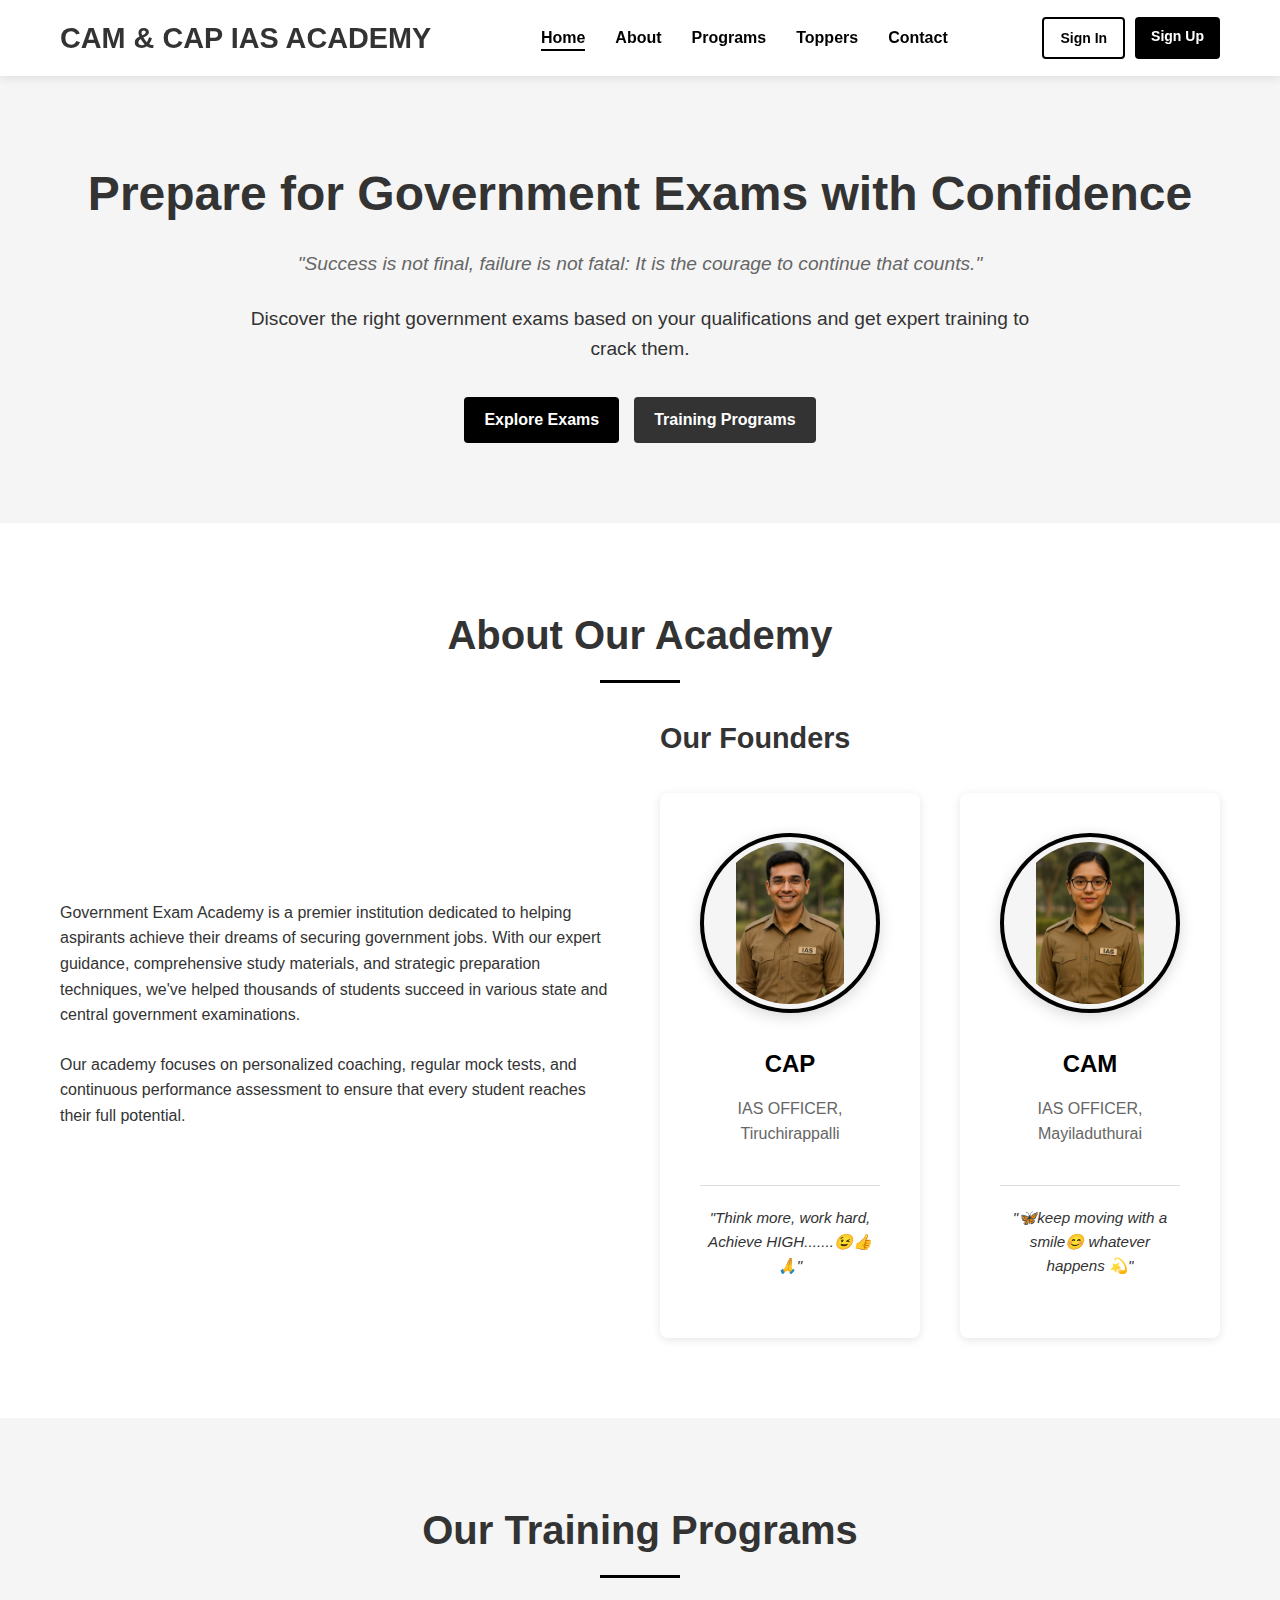
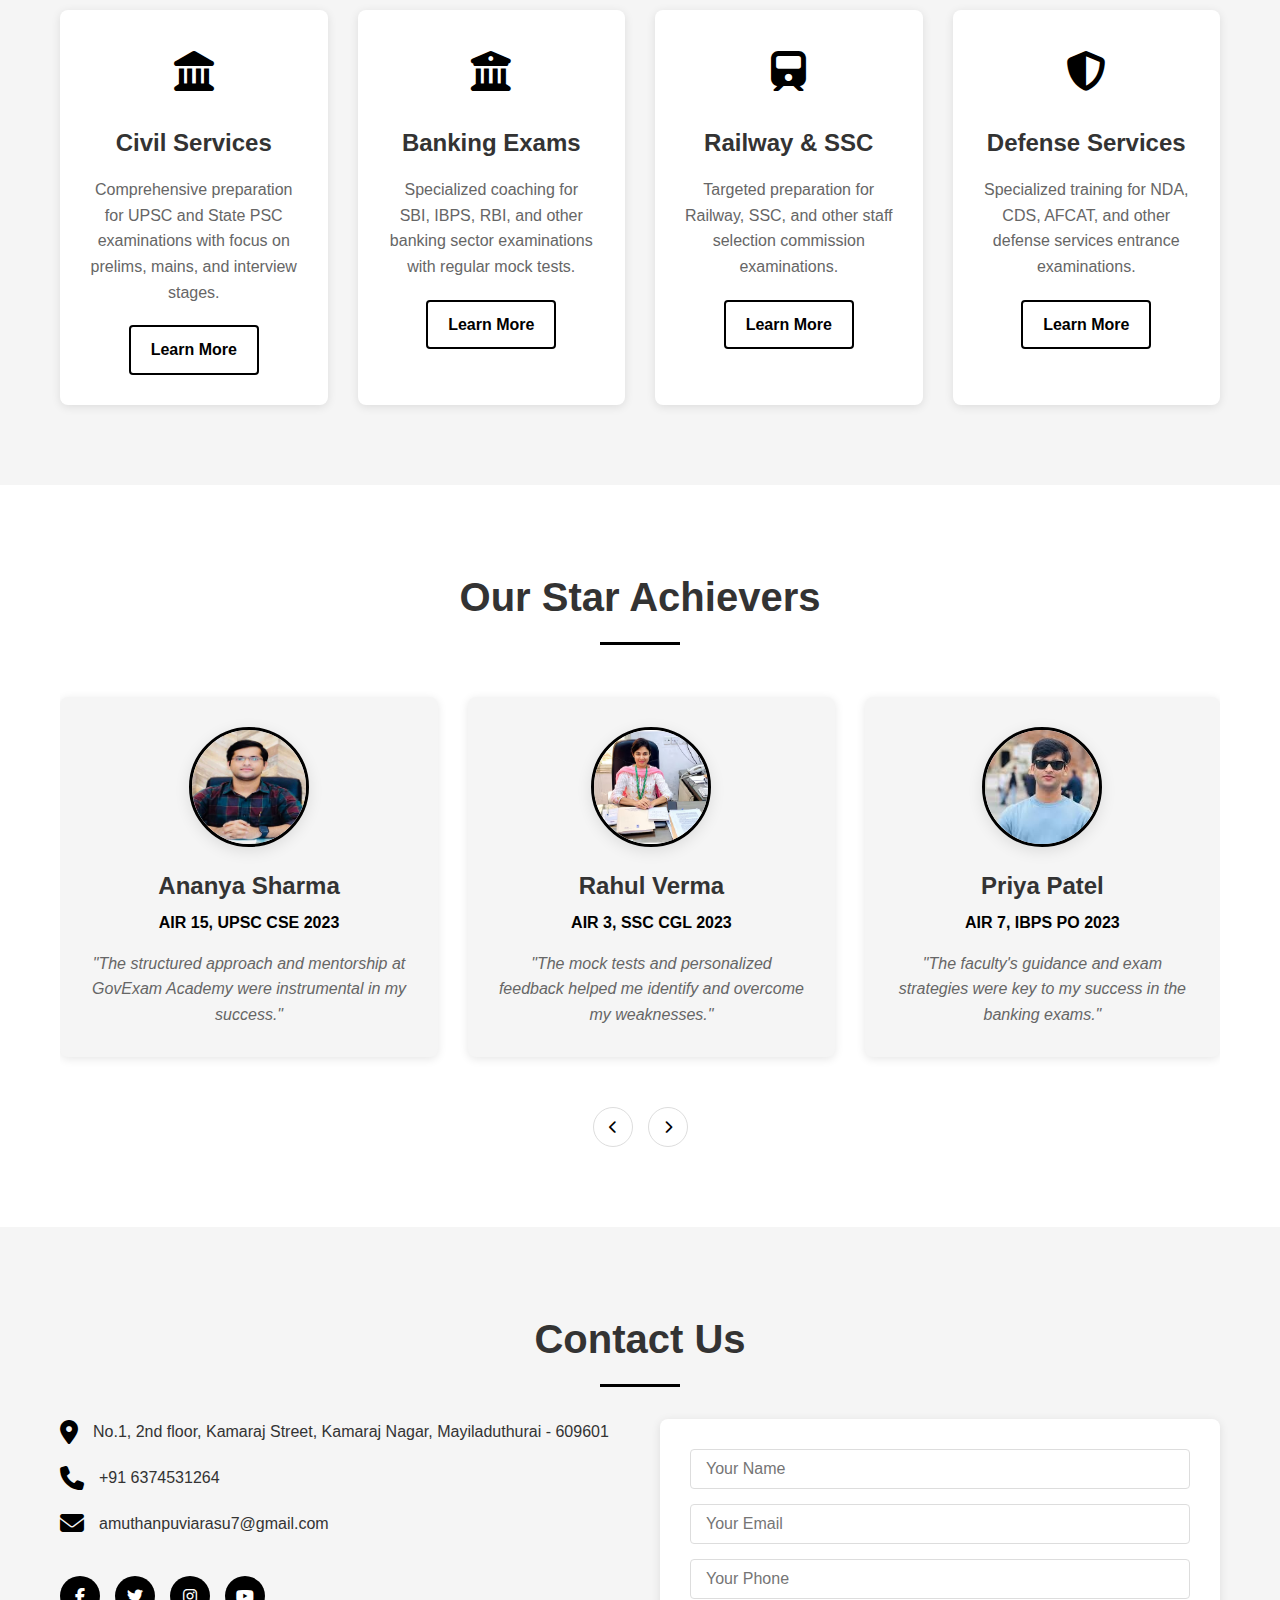
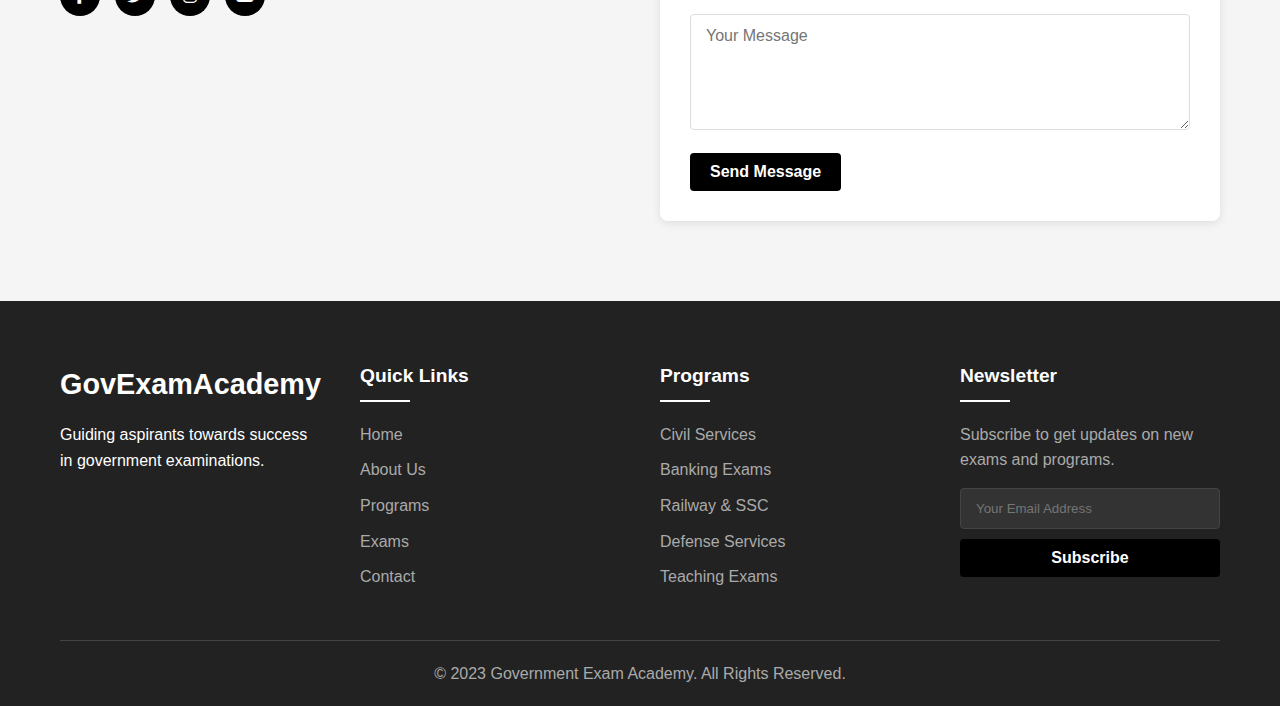
<file: HTML/index.html>
<!DOCTYPE html>
<html lang="en">
<head>
    <meta charset="UTF-8">
    <meta name="viewport" content="width=device-width, initial-scale=1.0">
    <title>Government Exam Academy - Landing Page</title>
    <link rel="stylesheet" href="/CSS/style.css">
    <link rel="stylesheet" href="/CSS/auth.css">
    <link rel="stylesheet" href="https://cdnjs.cloudflare.com/ajax/libs/font-awesome/6.4.0/css/all.min.css">
</head>
<body>
    <header>
        <div class="container">
            <div class="logo">
                <h1>CAM & CAP IAS ACADEMY</h1>
            </div>
            <nav>
                <ul>
                    <li><a href="index.html" class="active">Home</a></li>
                    <li><a href="#about">About</a></li>
                    <li><a href="#programs">Programs</a></li>
                    <li><a href="#toppers">Toppers</a></li>
                    <li><a href="#contact">Contact</a></li>
                </ul>
            </nav>
            <div class="auth-buttons">
                <a href="signin.html" class="btn btn-outline">Sign In</a>
                <a href="signup.html" class="btn btn-primary">Sign Up</a>
            </div>
            <div class="user-account">
                <a href="#" class="user-account-toggle">
                    <div class="user-avatar">
                        <i class="fas fa-user"></i>
                    </div>
                    <span class="user-name">John Doe</span>
                    <i class="fas fa-chevron-down"></i>
                </a>
                <div class="user-dropdown">
                    <a href="#" class="user-dropdown-item">
                        <i class="fas fa-user-circle"></i>
                        <span>My Profile</span>
                    </a>
                    <a href="#" class="user-dropdown-item">
                        <i class="fas fa-graduation-cap"></i>
                        <span>My Courses</span>
                    </a>
                    <a href="#" class="user-dropdown-item">
                        <i class="fas fa-cog"></i>
                        <span>Settings</span>
                    </a>
                    <a href="#" class="user-dropdown-item logout-btn">
                        <i class="fas fa-sign-out-alt"></i>
                        <span>Logout</span>
                    </a>
                </div>
            </div>
            <div class="menu-toggle">
                <i class="fas fa-bars"></i>
            </div>
        </div>
    </header>

    <section class="hero">
        <div class="container">
            <div class="hero-content">
                <h1>Prepare for Government Exams with Confidence</h1>
                <p class="quote">"Success is not final, failure is not fatal: It is the courage to continue that counts."</p>
                <p>Discover the right government exams based on your qualifications and get expert training to crack them.</p>
                <div class="hero-buttons">
                    <a href="home.html" class="btn btn-primary">Explore Exams</a>
                    <a href="#programs" class="btn btn-secondary">Training Programs</a>
                </div>
            </div>
        </div>
    </section>

    <section id="about" class="about">
        <div class="container">
            <h2 class="section-title">About Our Academy</h2>
            <div class="about-content">
                <div class="about-text">
                    <p>Government Exam Academy is a premier institution dedicated to helping aspirants achieve their dreams of securing government jobs. With our expert guidance, comprehensive study materials, and strategic preparation techniques, we've helped thousands of students succeed in various state and central government examinations.</p>
                    <p>Our academy focuses on personalized coaching, regular mock tests, and continuous performance assessment to ensure that every student reaches their full potential.</p>
                </div>
                <div class="founders">
                    <h3>Our Founders</h3>
                    <div class="founder-cards">
                        <div class="founder-card">
                            <div class="founder-img">
                                <img src="/Images/CAP.png" alt="Founder 1">
                            </div>
                            <h4>CAP</h4>
                            <p>IAS OFFICER, Tiruchirappalli</p>
                            <p class="quote">"Think more, work hard, Achieve HIGH.......😉👍🙏"</p>
                        </div>
                        <div class="founder-card">
                            <div class="founder-img">
                                <img src="/Images/CAM.png" alt="Founder 1">
                            </div>
                            <h4>CAM</h4>
                            <p>IAS OFFICER, Mayiladuthurai</p>
                            <p class="quote">"🦋keep moving with a smile😊 whatever happens 💫"</p>
                        </div>
                    </div>
                </div>
            </div>
        </div>
    </section>

    <section id="programs" class="programs">
        <div class="container">
            <h2 class="section-title">Our Training Programs</h2>
            <div class="program-cards">
                <div class="program-card">
                    <div class="program-icon">
                        <i class="fas fa-landmark"></i>
                    </div>
                    <h3>Civil Services</h3>
                    <p>Comprehensive preparation for UPSC and State PSC examinations with focus on prelims, mains, and interview stages.</p>
                    <a href="#" class="btn btn-outline">Learn More</a>
                </div>
                <div class="program-card">
                    <div class="program-icon">
                        <i class="fas fa-university"></i>
                    </div>
                    <h3>Banking Exams</h3>
                    <p>Specialized coaching for SBI, IBPS, RBI, and other banking sector examinations with regular mock tests.</p>
                    <a href="#" class="btn btn-outline">Learn More</a>
                </div>
                <div class="program-card">
                    <div class="program-icon">
                        <i class="fas fa-train"></i>
                    </div>
                    <h3>Railway & SSC</h3>
                    <p>Targeted preparation for Railway, SSC, and other staff selection commission examinations.</p>
                    <a href="#" class="btn btn-outline">Learn More</a>
                </div>
                <div class="program-card">
                    <div class="program-icon">
                        <i class="fas fa-shield-alt"></i>
                    </div>
                    <h3>Defense Services</h3>
                    <p>Specialized training for NDA, CDS, AFCAT, and other defense services entrance examinations.</p>
                    <a href="#" class="btn btn-outline">Learn More</a>
                </div>
            </div>
        </div>
    </section>

    <section id="toppers" class="toppers">
        <div class="container">
            <h2 class="section-title">Our Star Achievers</h2>
            <div class="topper-slider">
                <div class="topper-card">
                    <div class="topper-img">
                        <img src="/Images/img1.jpg" alt="">
                    </div>
                    <h3>Ananya Sharma</h3>
                    <p class="rank">AIR 15, UPSC CSE 2023</p>
                    <p class="testimonial">"The structured approach and mentorship at GovExam Academy were instrumental in my success."</p>
                </div>
                <div class="topper-card">
                    <div class="topper-img">
                        <img src="/Images/img2.avif" alt="">
                    </div>
                    <h3>Rahul Verma</h3>
                    <p class="rank">AIR 3, SSC CGL 2023</p>
                    <p class="testimonial">"The mock tests and personalized feedback helped me identify and overcome my weaknesses."</p>
                </div>
                <div class="topper-card">
                    <div class="topper-img">
                        <img src="/Images/img3.jpeg" alt="">
                    </div>
                    <h3>Priya Patel</h3>
                    <p class="rank">AIR 7, IBPS PO 2023</p>
                    <p class="testimonial">"The faculty's guidance and exam strategies were key to my success in the banking exams."</p>
                </div>
            </div>
            <div class="slider-controls">
                <button class="prev-btn"><i class="fas fa-chevron-left"></i></button>
                <button class="next-btn"><i class="fas fa-chevron-right"></i></button>
            </div>
        </div>
    </section>

    <section id="contact" class="contact">
        <div class="container">
            <h2 class="section-title">Contact Us</h2>
            <div class="contact-content">
                <div class="contact-info">
                    <div class="contact-item">
                        <i class="fas fa-map-marker-alt"></i>
                        <p>No.1, 2nd floor, Kamaraj Street, Kamaraj Nagar, Mayiladuthurai - 609601</p>
                    </div>
                    <div class="contact-item">
                        <i class="fas fa-phone"></i>
                        <p>+91 6374531264</p>
                    </div>
                    <div class="contact-item">
                        <i class="fas fa-envelope"></i>
                        <p>amuthanpuviarasu7@gmail.com</p>
                    </div>
                    <div class="social-links">
                        <a href="#"><i class="fab fa-facebook-f"></i></a>
                        <a href="#"><i class="fab fa-twitter"></i></a>
                        <a href="#"><i class="fab fa-instagram"></i></a>
                        <a href="#"><i class="fab fa-youtube"></i></a>
                    </div>
                </div>
                <form class="contact-form">
                    <div class="form-group">
                        <input type="text" placeholder="Your Name" required>
                    </div>
                    <div class="form-group">
                        <input type="email" placeholder="Your Email" required>
                    </div>
                    <div class="form-group">
                        <input type="tel" placeholder="Your Phone">
                    </div>
                    <div class="form-group">
                        <textarea placeholder="Your Message" rows="5" required></textarea>
                    </div>
                    <button type="submit" class="btn btn-primary">Send Message</button>
                </form>
            </div>
        </div>
    </section>

    <footer>
        <div class="container">
            <div class="footer-content">
                <div class="footer-logo">
                    <h2>Gov<span>Exam</span>Academy</h2>
                    <p>Guiding aspirants towards success in government examinations.</p>
                </div>
                <div class="footer-links">
                    <h3>Quick Links</h3>
                    <ul>
                        <li><a href="index.html">Home</a></li>
                        <li><a href="#about">About Us</a></li>
                        <li><a href="#programs">Programs</a></li>
                        <li><a href="home.html">Exams</a></li>
                        <li><a href="#contact">Contact</a></li>
                    </ul>
                </div>
                <div class="footer-programs">
                    <h3>Programs</h3>
                    <ul>
                        <li><a href="#">Civil Services</a></li>
                        <li><a href="#">Banking Exams</a></li>
                        <li><a href="#">Railway & SSC</a></li>
                        <li><a href="#">Defense Services</a></li>
                        <li><a href="#">Teaching Exams</a></li>
                    </ul>
                </div>
                <div class="footer-newsletter">
                    <h3>Newsletter</h3>
                    <p>Subscribe to get updates on new exams and programs.</p>
                    <form>
                        <input type="email" placeholder="Your Email Address">
                        <button type="submit" class="btn btn-primary">Subscribe</button>
                    </form>
                </div>
            </div>
            <div class="footer-bottom">
                <p>&copy; 2023 Government Exam Academy. All Rights Reserved.</p>
            </div>
        </div>
    </footer>

    <!-- Course Details Modal -->
    <div id="course-modal" class="modal">
        <div class="modal-overlay"></div>
        <div class="modal-container">
            <div class="modal-header">
                <h2 class="modal-title" id="course-modal-title">Course Title</h2>
                <span class="close-modal">&times;</span>
            </div>
            <div class="modal-body">
                <div id="course-details">
                    <div class="course-description">
                        <h3>Course Description</h3>
                        <p id="course-modal-desc">Course description will appear here.</p>
                    </div>
                    
                    <div class="course-features">
                        <h3>What You'll Learn</h3>
                        <ul>
                            <li>Comprehensive understanding of exam pattern and syllabus</li>
                            <li>Strategic approach to tackle different sections</li>
                            <li>Time management techniques for optimal performance</li>
                            <li>Regular mock tests with detailed analysis</li>
                            <li>Personalized feedback and improvement strategies</li>
                        </ul>
                    </div>
                    
                    <div class="course-details">
                        <h3>Course Details</h3>
                        <div class="details-grid">
                            <div class="detail-item">
                                <span class="detail-label">Duration:</span>
                                <span class="detail-value">6 Months</span>
                            </div>
                            <div class="detail-item">
                                <span class="detail-label">Mode:</span>
                                <span class="detail-value">Online & Offline</span>
                            </div>
                            <div class="detail-item">
                                <span class="detail-label">Batch Size:</span>
                                <span class="detail-value">30 Students</span>
                            </div>
                            <div class="detail-item">
                                <span class="detail-label">Study Material:</span>
                                <span class="detail-value">Included</span>
                            </div>
                            <div class="detail-item">
                                <span class="detail-label">Price:</span>
                                <span class="detail-value">₹45,000</span>
                            </div>
                            <div class="detail-item">
                                <span class="detail-label">EMI Options:</span>
                                <span class="detail-value">Available</span>
                            </div>
                        </div>
                    </div>
                </div>
                
                <div id="payment-form" style="display: none;">
                    <h3>Enrollment Form</h3>
                    <form>
                        <div class="payment-section">
                            <h3>Personal Information</h3>
                            <div class="form-row">
                                <div class="form-group">
                                    <label for="payment-name">Full Name *</label>
                                    <input type="text" id="payment-name" required>
                                </div>
                                <div class="form-group">
                                    <label for="payment-email">Email Address *</label>
                                    <input type="email" id="payment-email" required>
                                </div>
                            </div>
                            <div class="form-row">
                                <div class="form-group">
                                    <label for="payment-phone">Phone Number *</label>
                                    <input type="tel" id="payment-phone" required>
                                </div>
                                <div class="form-group">
                                    <label for="payment-address">Address</label>
                                    <input type="text" id="payment-address">
                                </div>
                            </div>
                        </div>
                        
                        <div class="payment-section">
                            <h3>Payment Details</h3>
                            <div class="form-group">
                                <label for="card-number">Card Number *</label>
                                <input type="text" id="card-number" placeholder="1234 5678 9012 3456" required>
                            </div>
                            <div class="form-row">
                                <div class="form-group">
                                    <label for="card-expiry">Expiry Date *</label>
                                    <input type="text" id="card-expiry" placeholder="MM/YY" required>
                                </div>
                                <div class="form-group">
                                    <label for="card-cvv">CVV *</label>
                                    <input type="text" id="card-cvv" placeholder="123" required>
                                </div>
                            </div>
                        </div>
                        
                        <button type="submit" class="btn btn-primary">Complete Payment</button>
                    </form>
                </div>
                
                <div id="payment-success" style="display: none;">
                    <div class="payment-success">
                        <i class="fas fa-check-circle"></i>
                        <h3>Payment Successful!</h3>
                        <p>Thank you for enrolling in our course. Your payment has been processed successfully.</p>
                        <p>An email with course details has been sent to your registered email address.</p>
                        <button class="btn btn-primary close-modal">Close</button>
                    </div>
                </div>
            </div>
            <div class="modal-footer">
                <button class="btn btn-primary enroll-btn" id="course-details-btn">Enroll Now</button>
            </div>
        </div>
    </div>

    <script src="https://code.jquery.com/jquery-3.6.0.min.js"></script>
    <script src="/JS/main.js"></script>
</body>
</html>
</file>
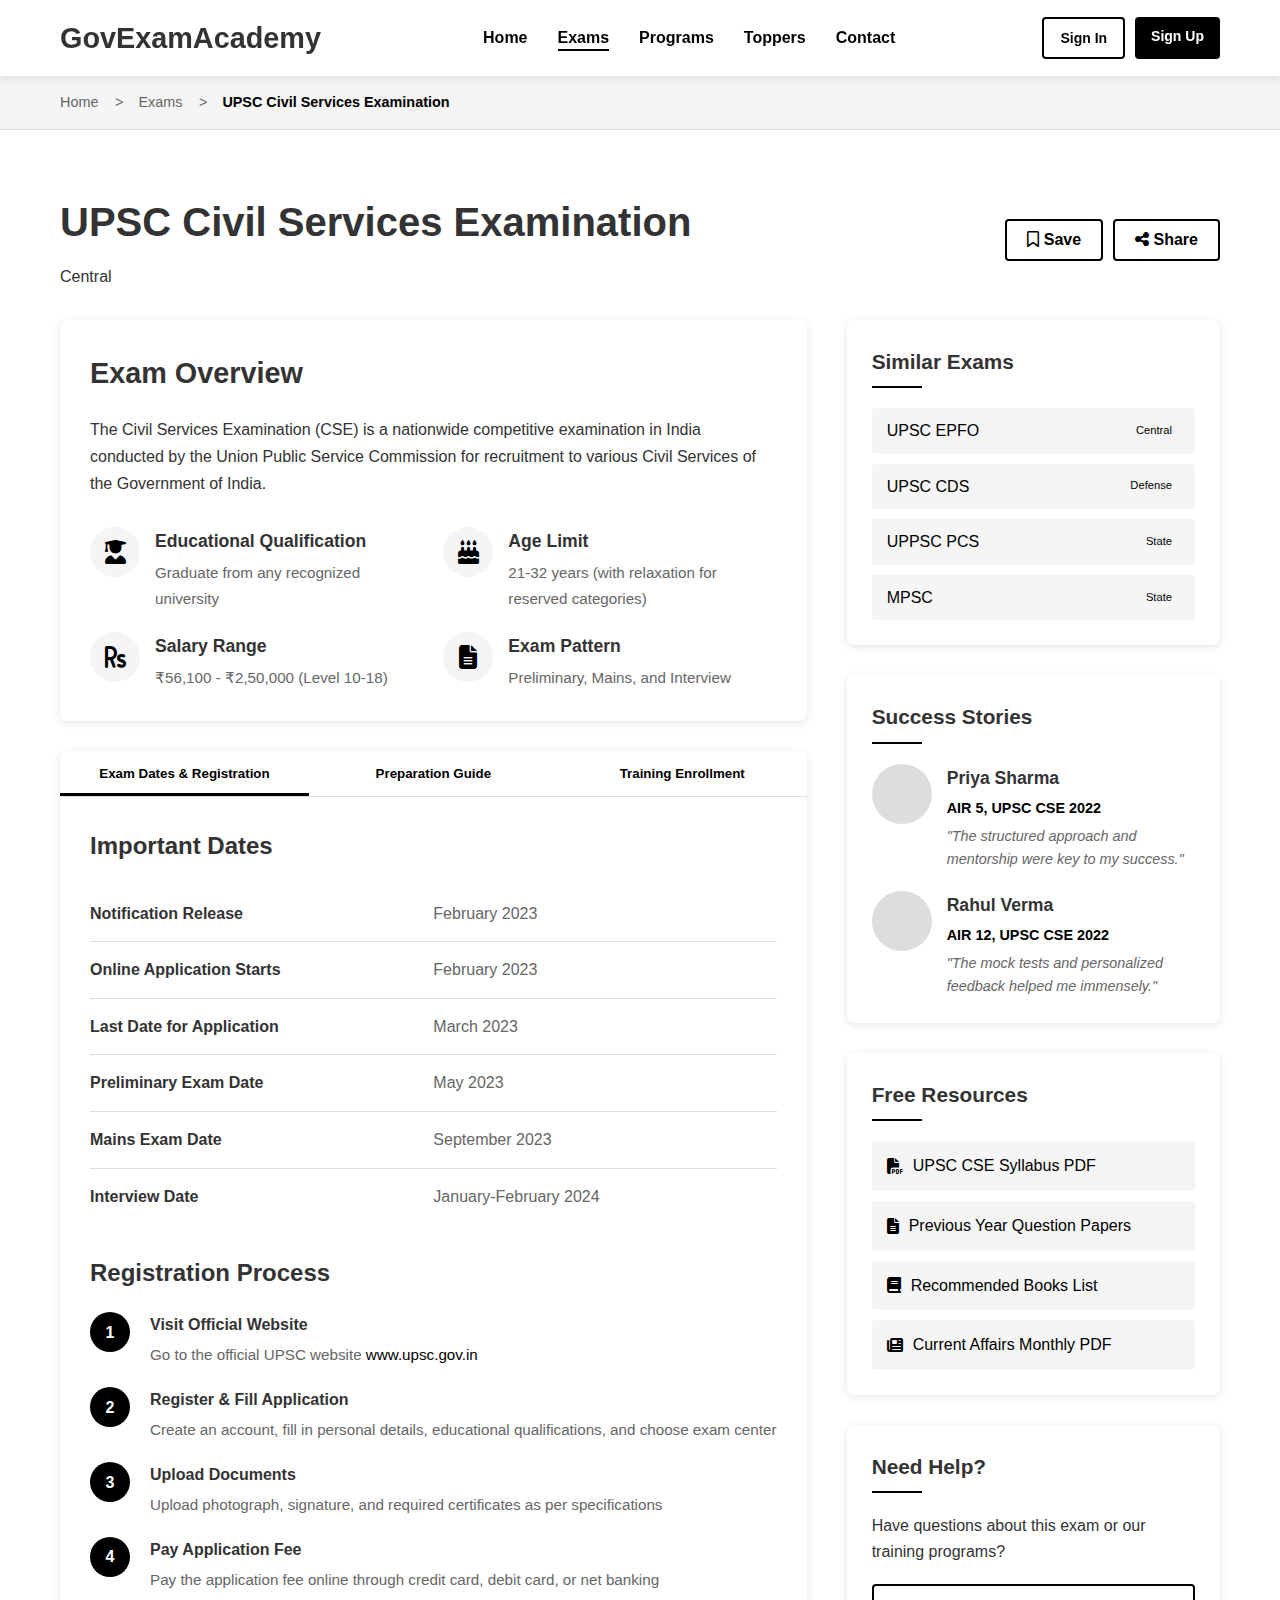
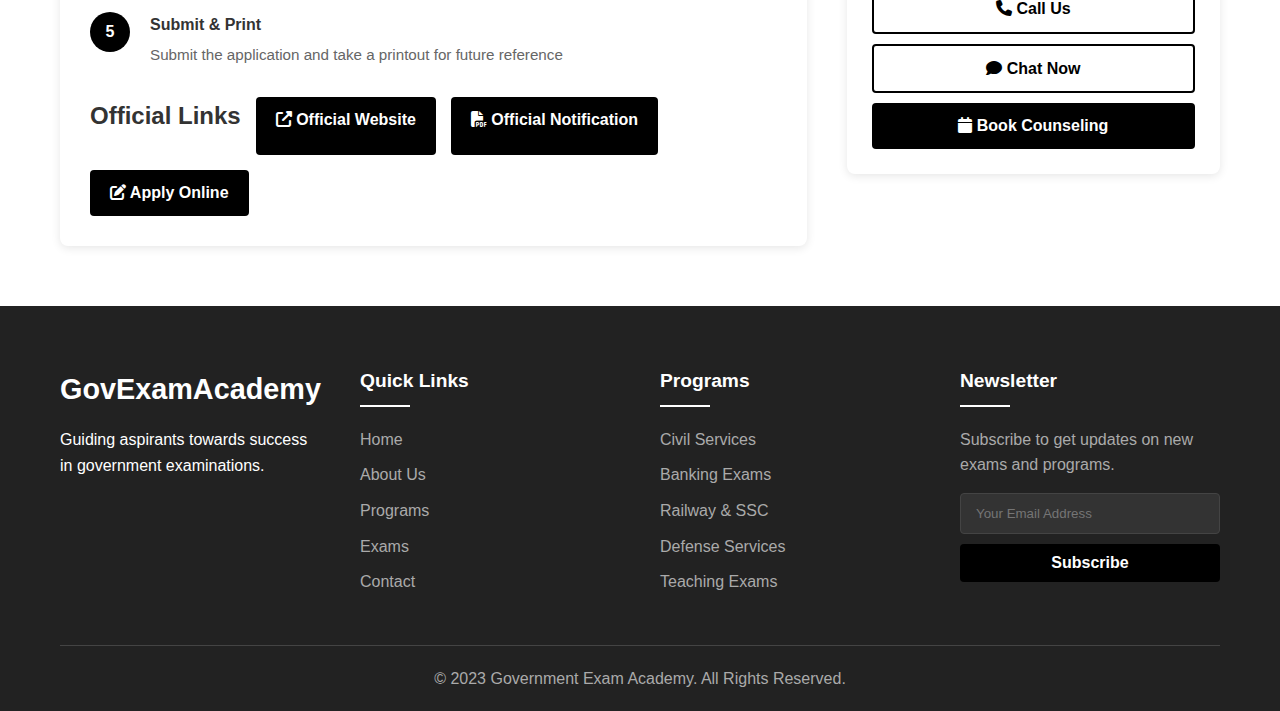
<file: HTML/exam-detail.html>
<!DOCTYPE html>
<html lang="en">
<head>
    <meta charset="UTF-8">
    <meta name="viewport" content="width=device-width, initial-scale=1.0">
    <title>Exam Details - Government Exam Academy</title>
    <link rel="stylesheet" href="/CSS/style.css">
    <link rel="stylesheet" href="/CSS/exam-detail.css">
    <link rel="stylesheet" href="https://cdnjs.cloudflare.com/ajax/libs/font-awesome/6.4.0/css/all.min.css">
</head>
<body>
    <header>
        <div class="container">
            <div class="logo">
                <h1>Gov<span>Exam</span>Academy</h1>
            </div>
            <nav>
                <ul>
                    <li><a href="index.html">Home</a></li>
                    <li><a href="home.html" class="active">Exams</a></li>
                    <li><a href="index.html#programs">Programs</a></li>
                    <li><a href="index.html#toppers">Toppers</a></li>
                    <li><a href="index.html#contact">Contact</a></li>
                </ul>
            </nav>
            <div class="auth-buttons">
                <a href="signin.html" class="btn btn-outline">Sign In</a>
                <a href="signup.html" class="btn btn-primary">Sign Up</a>
            </div>
            <div class="menu-toggle">
                <i class="fas fa-bars"></i>
            </div>
        </div>
    </header>

    <div class="breadcrumb">
        <div class="container">
            <ul>
                <li><a href="index.html">Home</a></li>
                <li><a href="home.html">Exams</a></li>
                <li id="exam-breadcrumb">Exam Details</li>
            </ul>
        </div>
    </div>

    <section class="exam-detail-section">
        <div class="container">
            <div class="exam-detail-header">
                <div class="exam-detail-title">
                    <h1 id="exam-title">UPSC Civil Services Examination</h1>
                    <span id="exam-tag" class="exam-tag central">Central</span>
                </div>
                <div class="exam-detail-actions">
                    <button class="btn btn-outline"><i class="far fa-bookmark"></i> Save</button>
                    <button class="btn btn-outline"><i class="fas fa-share-alt"></i> Share</button>
                </div>
            </div>

            <div class="exam-detail-content">
                <div class="exam-detail-main">
                    <div class="exam-overview">
                        <h2>Exam Overview</h2>
                        <p id="exam-description">The Civil Services Examination (CSE) is a nationwide competitive examination in India conducted by the Union Public Service Commission for recruitment to various Civil Services of the Government of India, including the Indian Administrative Service (IAS), Indian Foreign Service (IFS), Indian Police Service (IPS), among others. It is conducted in three phases - a preliminary examination consisting of two objective-type papers, a main examination consisting of nine papers of conventional essay type, and a personality test (interview).</p>
                        
                        <div class="exam-highlights">
                            <div class="highlight-item">
                                <div class="highlight-icon">
                                    <i class="fas fa-user-graduate"></i>
                                </div>
                                <div class="highlight-content">
                                    <h4>Educational Qualification</h4>
                                    <p id="exam-qualification">Graduate from any recognized university</p>
                                </div>
                            </div>
                            <div class="highlight-item">
                                <div class="highlight-icon">
                                    <i class="fas fa-birthday-cake"></i>
                                </div>
                                <div class="highlight-content">
                                    <h4>Age Limit</h4>
                                    <p id="exam-age">21-32 years (with relaxation for reserved categories)</p>
                                </div>
                            </div>
                            <div class="highlight-item">
                                <div class="highlight-icon">
                                    <i class="fas fa-rupee-sign"></i>
                                </div>
                                <div class="highlight-content">
                                    <h4>Salary Range</h4>
                                    <p id="exam-salary">₹56,100 - ₹2,50,000 (Level 10-18)</p>
                                </div>
                            </div>
                            <div class="highlight-item">
                                <div class="highlight-icon">
                                    <i class="fas fa-file-alt"></i>
                                </div>
                                <div class="highlight-content">
                                    <h4>Exam Pattern</h4>
                                    <p id="exam-pattern">Preliminary, Mains, and Interview</p>
                                </div>
                            </div>
                        </div>
                    </div>

                    <div class="exam-tabs">
                        <div class="tab-header">
                            <button class="tab-btn active" data-tab="dates">Exam Dates & Registration</button>
                            <button class="tab-btn" data-tab="preparation">Preparation Guide</button>
                            <button class="tab-btn" data-tab="training">Training Enrollment</button>
                        </div>
                        <div class="tab-content">
                            <div class="tab-pane active" id="dates-tab">
                                <h3>Important Dates</h3>
                                <div class="dates-table">
                                    <div class="date-row">
                                        <div class="date-label">Notification Release</div>
                                        <div class="date-value" id="notification-date">February 2023</div>
                                    </div>
                                    <div class="date-row">
                                        <div class="date-label">Online Application Starts</div>
                                        <div class="date-value" id="application-start">February 2023</div>
                                    </div>
                                    <div class="date-row">
                                        <div class="date-label">Last Date for Application</div>
                                        <div class="date-value" id="application-end">March 2023</div>
                                    </div>
                                    <div class="date-row">
                                        <div class="date-label">Preliminary Exam Date</div>
                                        <div class="date-value" id="prelims-date">May 2023</div>
                                    </div>
                                    <div class="date-row">
                                        <div class="date-label">Mains Exam Date</div>
                                        <div class="date-value" id="mains-date">September 2023</div>
                                    </div>
                                    <div class="date-row">
                                        <div class="date-label">Interview Date</div>
                                        <div class="date-value" id="interview-date">January-February 2024</div>
                                    </div>
                                </div>

                                <h3>Registration Process</h3>
                                <div class="registration-steps">
                                    <div class="step">
                                        <div class="step-number">1</div>
                                        <div class="step-content">
                                            <h4>Visit Official Website</h4>
                                            <p>Go to the official UPSC website <a href="https://www.upsc.gov.in/" target="_blank">www.upsc.gov.in</a></p>
                                        </div>
                                    </div>
                                    <div class="step">
                                        <div class="step-number">2</div>
                                        <div class="step-content">
                                            <h4>Register & Fill Application</h4>
                                            <p>Create an account, fill in personal details, educational qualifications, and choose exam center</p>
                                        </div>
                                    </div>
                                    <div class="step">
                                        <div class="step-number">3</div>
                                        <div class="step-content">
                                            <h4>Upload Documents</h4>
                                            <p>Upload photograph, signature, and required certificates as per specifications</p>
                                        </div>
                                    </div>
                                    <div class="step">
                                        <div class="step-number">4</div>
                                        <div class="step-content">
                                            <h4>Pay Application Fee</h4>
                                            <p>Pay the application fee online through credit card, debit card, or net banking</p>
                                        </div>
                                    </div>
                                    <div class="step">
                                        <div class="step-number">5</div>
                                        <div class="step-content">
                                            <h4>Submit & Print</h4>
                                            <p>Submit the application and take a printout for future reference</p>
                                        </div>
                                    </div>
                                </div>

                                <div class="official-links">
                                    <h3>Official Links</h3>
                                    <a href="https://upsc.gov.in/" target="_blank" class="btn btn-primary" id="official-website"><i class="fas fa-external-link-alt"></i> Official Website</a>
                                    <a href="#" class="btn btn-primary" id="notification-link"><i class="fas fa-file-pdf"></i> Official Notification</a>
                                    <a href="#" class="btn btn-primary" id="apply-link"><i class="fas fa-edit"></i> Apply Online</a>
                                </div>
                            </div>

                            <div class="tab-pane" id="preparation-tab">
                                <h3>Preparation Strategy</h3>
                                <div class="preparation-content">
                                    <div class="prep-section">
                                        <h4>Understanding the Exam Pattern</h4>
                                        <p id="exam-pattern-detail">The UPSC CSE consists of three stages:</p>
                                        <ul>
                                            <li><strong>Preliminary Examination:</strong> Two objective-type papers (General Studies and CSAT)</li>
                                            <li><strong>Main Examination:</strong> Nine papers of conventional essay type</li>
                                            <li><strong>Personality Test:</strong> Interview to assess the candidate's suitability</li>
                                        </ul>
                                    </div>

                                    <div class="prep-section">
                                        <h4>Recommended Study Plan</h4>
                                        <div class="study-plan">
                                            <div class="plan-phase">
                                                <h5>Phase 1: Foundation (3-4 months)</h5>
                                                <ul>
                                                    <li>Build basic understanding of all subjects</li>
                                                    <li>Focus on NCERT books from Class 6-12</li>
                                                    <li>Read newspapers daily and make notes</li>
                                                    <li>Start preparing for CSAT</li>
                                                </ul>
                                            </div>
                                            <div class="plan-phase">
                                                <h5>Phase 2: Advanced Study (4-5 months)</h5>
                                                <ul>
                                                    <li>Move to standard reference books</li>
                                                    <li>Focus on current affairs and their analysis</li>
                                                    <li>Start answer writing practice for Mains</li>
                                                    <li>Take regular mock tests for Prelims</li>
                                                </ul>
                                            </div>
                                            <div class="plan-phase">
                                                <h5>Phase 3: Revision & Practice (2-3 months)</h5>
                                                <ul>
                                                    <li>Revise all subjects thoroughly</li>
                                                    <li>Take more mock tests for both Prelims and Mains</li>
                                                    <li>Work on answer presentation and time management</li>
                                                    <li>Prepare notes for quick revision</li>
                                                </ul>
                                            </div>
                                        </div>
                                    </div>

                                    <div class="prep-section">
                                        <h4>Recommended Books</h4>
                                        <div class="recommended-books">
                                            <div class="book-category">
                                                <h5>History</h5>
                                                <ul>
                                                    <li>NCERT Books (Class 6-12)</li>
                                                    <li>India's Struggle for Independence by Bipan Chandra</li>
                                                    <li>History of Modern India by Bipan Chandra</li>
                                                </ul>
                                            </div>
                                            <div class="book-category">
                                                <h5>Geography</h5>
                                                <ul>
                                                    <li>NCERT Books (Class 6-12)</li>
                                                    <li>Certificate Physical and Human Geography by G.C. Leong</li>
                                                    <li>Oxford School Atlas</li>
                                                </ul>
                                            </div>
                                            <div class="book-category">
                                                <h5>Polity</h5>
                                                <ul>
                                                    <li>Indian Polity by M. Laxmikanth</li>
                                                    <li>Introduction to the Constitution of India by D.D. Basu</li>
                                                </ul>
                                            </div>
                                            <div class="book-category">
                                                <h5>Economy</h5>
                                                <ul>
                                                    <li>Indian Economy by Ramesh Singh</li>
                                                    <li>Economic Survey (Latest)</li>
                                                </ul>
                                            </div>
                                        </div>
                                    </div>

                                    <div class="prep-section">
                                        <h4>Online Resources</h4>
                                        <div class="online-resources">
                                            <a href="#" class="resource-card">
                                                <div class="resource-icon"><i class="fas fa-video"></i></div>
                                                <div class="resource-content">
                                                    <h5>Video Lectures</h5>
                                                    <p>Free and premium video courses covering all subjects</p>
                                                </div>
                                            </a>
                                            <a href="#" class="resource-card">
                                                <div class="resource-icon"><i class="fas fa-file-alt"></i></div>
                                                <div class="resource-content">
                                                    <h5>Mock Tests</h5>
                                                    <p>Practice tests for Prelims and Mains with detailed solutions</p>
                                                </div>
                                            </a>
                                            <a href="#" class="resource-card">
                                                <div class="resource-icon"><i class="fas fa-newspaper"></i></div>
                                                <div class="resource-content">
                                                    <h5>Current Affairs</h5>
                                                    <p>Daily and monthly compilations of relevant current affairs</p>
                                                </div>
                                            </a>
                                            <a href="#" class="resource-card">
                                                <div class="resource-icon"><i class="fas fa-users"></i></div>
                                                <div class="resource-content">
                                                    <h5>Discussion Forums</h5>
                                                    <p>Connect with fellow aspirants and experts</p>
                                                </div>
                                            </a>
                                        </div>
                                    </div>
                                </div>
                            </div>

                            <div class="tab-pane" id="training-tab">
                                <h3>Training Programs for UPSC CSE</h3>
                                <div class="training-content">
                                    <div class="program-cards">
                                        <div class="program-card">
                                            <div class="program-header">
                                                <h4>Comprehensive Course</h4>
                                                <span class="program-tag">Most Popular</span>
                                            </div>
                                            <div class="program-details">
                                                <div class="program-feature">
                                                    <i class="fas fa-clock"></i>
                                                    <span>12 Months</span>
                                                </div>
                                                <div class="program-feature">
                                                    <i class="fas fa-chalkboard-teacher"></i>
                                                    <span>Classroom + Online</span>
                                                </div>
                                                <div class="program-feature">
                                                    <i class="fas fa-book-open"></i>
                                                    <span>Complete Study Material</span>
                                                </div>
                                                <div class="program-feature">
                                                    <i class="fas fa-file-alt"></i>
                                                    <span>Regular Tests & Feedback</span>
                                                </div>
                                            </div>
                                            <div class="program-price">
                                                <h5>₹1,25,000</h5>
                                                <span>EMI options available</span>
                                            </div>
                                            <a href="#" class="btn btn-primary btn-block">Enroll Now</a>
                                        </div>

                                        <div class="program-card">
                                            <div class="program-header">
                                                <h4>Prelims Special</h4>
                                            </div>
                                            <div class="program-details">
                                                <div class="program-feature">
                                                    <i class="fas fa-clock"></i>
                                                    <span>4 Months</span>
                                                </div>
                                                <div class="program-feature">
                                                    <i class="fas fa-chalkboard-teacher"></i>
                                                    <span>Online</span>
                                                </div>
                                                <div class="program-feature">
                                                    <i class="fas fa-book-open"></i>
                                                    <span>Prelims Study Material</span>
                                                </div>
                                                <div class="program-feature">
                                                    <i class="fas fa-file-alt"></i>
                                                    <span>100+ Mock Tests</span>
                                                </div>
                                            </div>
                                            <div class="program-price">
                                                <h5>₹45,000</h5>
                                                <span>EMI options available</span>
                                            </div>
                                            <a href="#" class="btn btn-primary btn-block">Enroll Now</a>
                                        </div>

                                        <div class="program-card">
                                            <div class="program-header">
                                                <h4>Mains Answer Writing</h4>
                                            </div>
                                            <div class="program-details">
                                                <div class="program-feature">
                                                    <i class="fas fa-clock"></i>
                                                    <span>6 Months</span>
                                                </div>
                                                <div class="program-feature">
                                                    <i class="fas fa-chalkboard-teacher"></i>
                                                    <span>Classroom + Online</span>
                                                </div>
                                                <div class="program-feature">
                                                    <i class="fas fa-book-open"></i>
                                                    <span>Mains Study Material</span>
                                                </div>
                                                <div class="program-feature">
                                                    <i class="fas fa-file-alt"></i>
                                                    <span>Daily Answer Writing</span>
                                                </div>
                                            </div>
                                            <div class="program-price">
                                                <h5>₹65,000</h5>
                                                <span>EMI options available</span>
                                            </div>
                                            <a href="#" class="btn btn-primary btn-block">Enroll Now</a>
                                        </div>

                                        <div class="program-card">
                                            <div class="program-header">
                                                <h4>Interview Guidance</h4>
                                            </div>
                                            <div class="program-details">
                                                <div class="program-feature">
                                                    <i class="fas fa-clock"></i>
                                                    <span>2 Months</span>
                                                </div>
                                                <div class="program-feature">
                                                    <i class="fas fa-chalkboard-teacher"></i>
                                                    <span>Classroom</span>
                                                </div>
                                                <div class="program-feature">
                                                    <i class="fas fa-book-open"></i>
                                                    <span>Personality Development</span>
                                                </div>
                                                <div class="program-feature">
                                                    <i class="fas fa-file-alt"></i>
                                                    <span>Mock Interviews</span>
                                                </div>
                                            </div>
                                            <div class="program-price">
                                                <h5>₹35,000</h5>
                                                <span>EMI options available</span>
                                            </div>
                                            <a href="#" class="btn btn-primary btn-block">Enroll Now</a>
                                        </div>
                                    </div>

                                    <div class="enrollment-form">
                                        <h4>Request More Information</h4>
                                        <form id="training-form">
                                            <div class="form-row">
                                                <div class="form-group">
                                                    <label for="name">Full Name</label>
                                                    <input type="text" id="name" name="name" required>
                                                </div>
                                                <div class="form-group">
                                                    <label for="email">Email Address</label>
                                                    <input type="email" id="email" name="email" required>
                                                </div>
                                            </div>
                                            <div class="form-row">
                                                <div class="form-group">
                                                    <label for="phone">Phone Number</label>
                                                    <input type="tel" id="phone" name="phone" required>
                                                </div>
                                                <div class="form-group">
                                                    <label for="program">Interested Program</label>
                                                    <select id="program" name="program" required>
                                                        <option value="">Select a Program</option>
                                                        <option value="comprehensive">Comprehensive Course</option>
                                                        <option value="prelims">Prelims Special</option>
                                                        <option value="mains">Mains Answer Writing</option>
                                                        <option value="interview">Interview Guidance</option>
                                                    </select>
                                                </div>
                                            </div>
                                            <div class="form-group">
                                                <label for="message">Message (Optional)</label>
                                                <textarea id="message" name="message" rows="3"></textarea>
                                            </div>
                                            <button type="submit" class="btn btn-primary">Submit Request</button>
                                        </form>
                                    </div>
                                </div>
                            </div>
                        </div>
                    </div>
                </div>

                <div class="exam-detail-sidebar">
                    <div class="sidebar-widget">
                        <h3>Similar Exams</h3>
                        <div class="similar-exams">
                            <a href="#" class="similar-exam">
                                <span class="exam-name">UPSC EPFO</span>
                                <span class="exam-tag central">Central</span>
                            </a>
                            <a href="#" class="similar-exam">
                                <span class="exam-name">UPSC CDS</span>
                                <span class="exam-tag defense">Defense</span>
                            </a>
                            <a href="#" class="similar-exam">
                                <span class="exam-name">UPPSC PCS</span>
                                <span class="exam-tag state">State</span>
                            </a>
                            <a href="#" class="similar-exam">
                                <span class="exam-name">MPSC</span>
                                <span class="exam-tag state">State</span>
                            </a>
                        </div>
                    </div>

                    <div class="sidebar-widget">
                        <h3>Success Stories</h3>
                        <div class="success-stories">
                            <div class="success-story">
                                <div class="story-img"></div>
                                <div class="story-content">
                                    <h4>Priya Sharma</h4>
                                    <p class="story-rank">AIR 5, UPSC CSE 2022</p>
                                    <p class="story-quote">"The structured approach and mentorship were key to my success."</p>
                                </div>
                            </div>
                            <div class="success-story">
                                <div class="story-img"></div>
                                <div class="story-content">
                                    <h4>Rahul Verma</h4>
                                    <p class="story-rank">AIR 12, UPSC CSE 2022</p>
                                    <p class="story-quote">"The mock tests and personalized feedback helped me immensely."</p>
                                </div>
                            </div>
                        </div>
                    </div>

                    <div class="sidebar-widget">
                        <h3>Free Resources</h3>
                        <div class="free-resources">
                            <a href="#" class="resource-link">
                                <i class="fas fa-file-pdf"></i>
                                <span>UPSC CSE Syllabus PDF</span>
                            </a>
                            <a href="#" class="resource-link">
                                <i class="fas fa-file-alt"></i>
                                <span>Previous Year Question Papers</span>
                            </a>
                            <a href="#" class="resource-link">
                                <i class="fas fa-book"></i>
                                <span>Recommended Books List</span>
                            </a>
                            <a href="#" class="resource-link">
                                <i class="fas fa-newspaper"></i>
                                <span>Current Affairs Monthly PDF</span>
                            </a>
                        </div>
                    </div>

                    <div class="sidebar-widget">
                        <h3>Need Help?</h3>
                        <div class="help-widget">
                            <p>Have questions about this exam or our training programs?</p>
                            <div class="help-options">
                                <a href="#" class="btn btn-outline btn-block">
                                    <i class="fas fa-phone"></i> Call Us
                                </a>
                                <a href="#" class="btn btn-outline btn-block">
                                    <i class="fas fa-comment"></i> Chat Now
                                </a>
                                <a href="#" class="btn btn-primary btn-block">
                                    <i class="fas fa-calendar"></i> Book Counseling
                                </a>
                            </div>
                        </div>
                    </div>
                </div>
            </div>
        </div>
    </section>

    <footer>
        <div class="container">
            <div class="footer-content">
                <div class="footer-logo">
                    <h2>Gov<span>Exam</span>Academy</h2>
                    <p>Guiding aspirants towards success in government examinations.</p>
                </div>
                <div class="footer-links">
                    <h3>Quick Links</h3>
                    <ul>
                        <li><a href="index.html">Home</a></li>
                        <li><a href="index.html#about">About Us</a></li>
                        <li><a href="index.html#programs">Programs</a></li>
                        <li><a href="home.html">Exams</a></li>
                        <li><a href="index.html#contact">Contact</a></li>
                    </ul>
                </div>
                <div class="footer-programs">
                    <h3>Programs</h3>
                    <ul>
                        <li><a href="#">Civil Services</a></li>
                        <li><a href="#">Banking Exams</a></li>
                        <li><a href="#">Railway & SSC</a></li>
                        <li><a href="#">Defense Services</a></li>
                        <li><a href="#">Teaching Exams</a></li>
                    </ul>
                </div>
                <div class="footer-newsletter">
                    <h3>Newsletter</h3>
                    <p>Subscribe to get updates on new exams and programs.</p>
                    <form>
                        <input type="email" placeholder="Your Email Address">
                        <button type="submit" class="btn btn-primary">Subscribe</button>
                    </form>
                </div>
            </div>
            <div class="footer-bottom">
                <p>&copy; 2023 Government Exam Academy. All Rights Reserved.</p>
            </div>
        </div>
    </footer>

    <script src="https://code.jquery.com/jquery-3.6.0.min.js"></script>
    <script src="/JS/main.js"></script>
    <script src="/JS/exam-detail.js"></script>
</body>
</html>
</file>
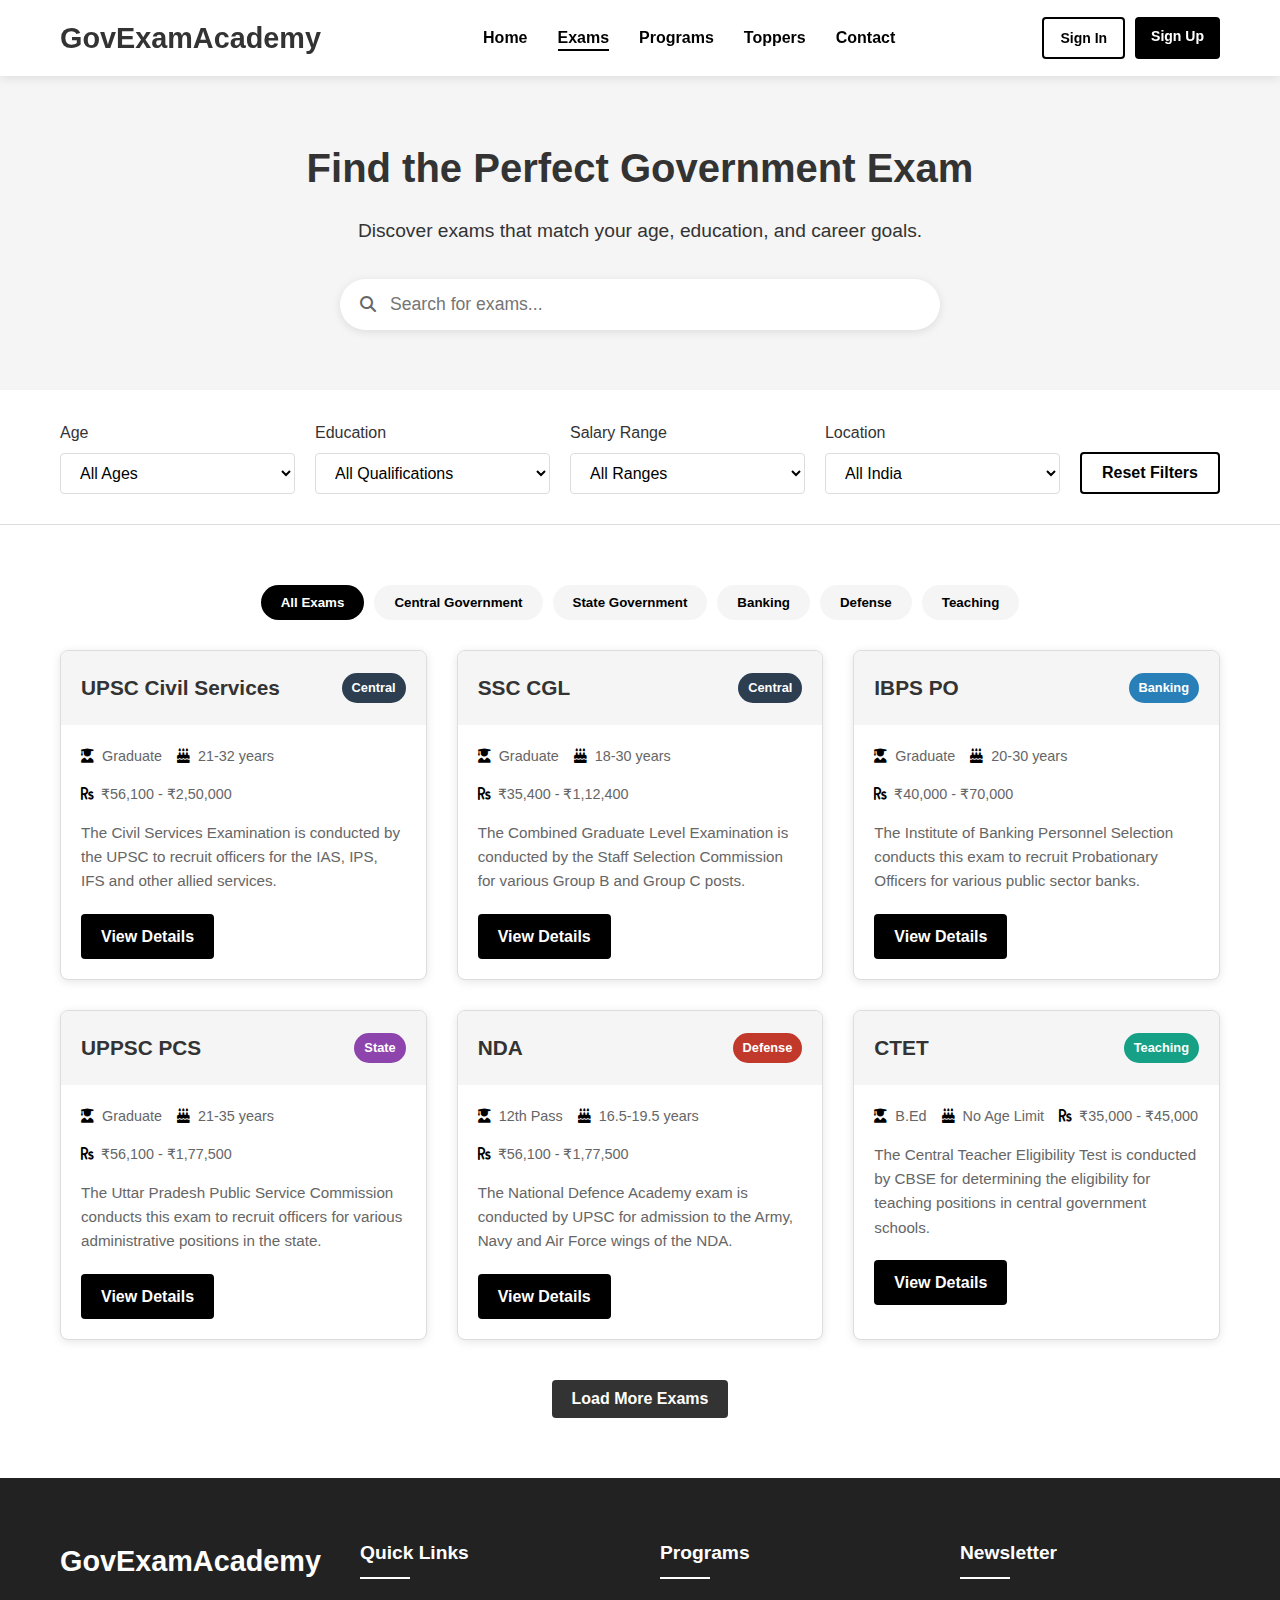
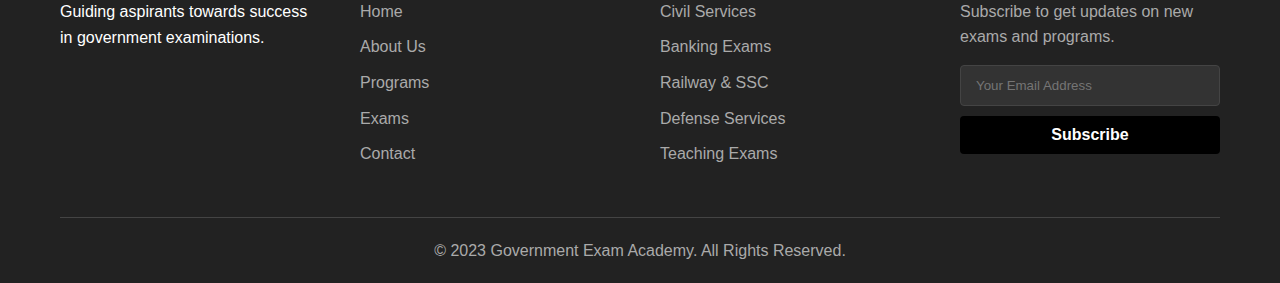
<file: HTML/home.html>
<!DOCTYPE html>
<html lang="en">
<head>
    <meta charset="UTF-8">
    <meta name="viewport" content="width=device-width, initial-scale=1.0">
    <title>Explore Exams - Government Exam Academy</title>
    <link rel="stylesheet" href="/CSS/style.css">
    <link rel="stylesheet" href="/CSS/home.css">
    <link rel="stylesheet" href="https://cdnjs.cloudflare.com/ajax/libs/font-awesome/6.4.0/css/all.min.css">
</head>
<body>
    <header>
        <div class="container">
            <div class="logo">
                <h1>Gov<span>Exam</span>Academy</h1>
            </div>
            <nav>
                <ul>
                    <li><a href="index.html">Home</a></li>
                    <li><a href="home.html" class="active">Exams</a></li>
                    <li><a href="index.html#programs">Programs</a></li>
                    <li><a href="index.html#toppers">Toppers</a></li>
                    <li><a href="index.html#contact">Contact</a></li>
                </ul>
            </nav>
            <div class="auth-buttons">
                <a href="signin.html" class="btn btn-outline">Sign In</a>
                <a href="signup.html" class="btn btn-primary">Sign Up</a>
            </div>
            <div class="menu-toggle">
                <i class="fas fa-bars"></i>
            </div>
        </div>
    </header>

    <section class="exam-hero">
        <div class="container">
            <div class="exam-hero-content">
                <h1>Find the Perfect Government Exam</h1>
                <p>Discover exams that match your age, education, and career goals.</p>
                <div class="search-container">
                    <div class="search-box">
                        <i class="fas fa-search"></i>
                        <input type="text" id="exam-search" placeholder="Search for exams...">
                    </div>
                </div>
            </div>
        </div>
    </section>

    <section class="exam-filters">
        <div class="container">
            <div class="filter-container">
                <div class="filter-group">
                    <label for="age-filter">Age</label>
                    <select id="age-filter">
                        <option value="">All Ages</option>
                        <option value="18-25">18-25 years</option>
                        <option value="26-30">26-30 years</option>
                        <option value="31-35">31-35 years</option>
                        <option value="36-40">36-40 years</option>
                    </select>
                </div>
                <div class="filter-group">
                    <label for="education-filter">Education</label>
                    <select id="education-filter">
                        <option value="">All Qualifications</option>
                        <option value="10th">10th Pass</option>
                        <option value="12th">12th Pass</option>
                        <option value="graduate">Graduate</option>
                        <option value="postgraduate">Post Graduate</option>
                    </select>
                </div>
                <div class="filter-group">
                    <label for="salary-filter">Salary Range</label>
                    <select id="salary-filter">
                        <option value="">All Ranges</option>
                        <option value="20k-30k">₹20,000 - ₹30,000</option>
                        <option value="30k-50k">₹30,000 - ₹50,000</option>
                        <option value="50k-80k">₹50,000 - ₹80,000</option>
                        <option value="80k+">Above ₹80,000</option>
                    </select>
                </div>
                <div class="filter-group">
                    <label for="location-filter">Location</label>
                    <select id="location-filter">
                        <option value="">All India</option>
                        <option value="north">North India</option>
                        <option value="south">South India</option>
                        <option value="east">East India</option>
                        <option value="west">West India</option>
                        <option value="central">Central India</option>
                    </select>
                </div>
                <button id="reset-filters" class="btn btn-outline">Reset Filters</button>
            </div>
        </div>
    </section>

    <section class="exam-categories">
        <div class="container">
            <div class="category-tabs">
                <button class="category-tab active" data-category="all">All Exams</button>
                <button class="category-tab" data-category="central">Central Government</button>
                <button class="category-tab" data-category="state">State Government</button>
                <button class="category-tab" data-category="banking">Banking</button>
                <button class="category-tab" data-category="defense">Defense</button>
                <button class="category-tab" data-category="teaching">Teaching</button>
            </div>

            <div class="exam-list">
                <!-- Central Government Exams -->
                <div class="exam-card" data-category="central" data-age="21-32" data-education="graduate" data-salary="50k-80k" data-location="all">
                    <div class="exam-card-header">
                        <h3>UPSC Civil Services</h3>
                        <span class="exam-tag central">Central</span>
                    </div>
                    <div class="exam-card-body">
                        <div class="exam-info">
                            <div class="info-item">
                                <i class="fas fa-user-graduate"></i>
                                <span>Graduate</span>
                            </div>
                            <div class="info-item">
                                <i class="fas fa-birthday-cake"></i>
                                <span>21-32 years</span>
                            </div>
                            <div class="info-item">
                                <i class="fas fa-rupee-sign"></i>
                                <span>₹56,100 - ₹2,50,000</span>
                            </div>
                        </div>
                        <p>The Civil Services Examination is conducted by the UPSC to recruit officers for the IAS, IPS, IFS and other allied services.</p>
                        <a href="exam-detail.html?exam=upsc-cse" class="btn btn-primary">View Details</a>
                    </div>
                </div>

                <div class="exam-card" data-category="central" data-age="18-30" data-education="12th" data-salary="30k-50k" data-location="all">
                    <div class="exam-card-header">
                        <h3>SSC CGL</h3>
                        <span class="exam-tag central">Central</span>
                    </div>
                    <div class="exam-card-body">
                        <div class="exam-info">
                            <div class="info-item">
                                <i class="fas fa-user-graduate"></i>
                                <span>Graduate</span>
                            </div>
                            <div class="info-item">
                                <i class="fas fa-birthday-cake"></i>
                                <span>18-30 years</span>
                            </div>
                            <div class="info-item">
                                <i class="fas fa-rupee-sign"></i>
                                <span>₹35,400 - ₹1,12,400</span>
                            </div>
                        </div>
                        <p>The Combined Graduate Level Examination is conducted by the Staff Selection Commission for various Group B and Group C posts.</p>
                        <a href="exam-detail.html?exam=ssc-cgl" class="btn btn-primary">View Details</a>
                    </div>
                </div>

                <!-- Banking Exams -->
                <div class="exam-card" data-category="banking" data-age="20-30" data-education="graduate" data-salary="30k-50k" data-location="all">
                    <div class="exam-card-header">
                        <h3>IBPS PO</h3>
                        <span class="exam-tag banking">Banking</span>
                    </div>
                    <div class="exam-card-body">
                        <div class="exam-info">
                            <div class="info-item">
                                <i class="fas fa-user-graduate"></i>
                                <span>Graduate</span>
                            </div>
                            <div class="info-item">
                                <i class="fas fa-birthday-cake"></i>
                                <span>20-30 years</span>
                            </div>
                            <div class="info-item">
                                <i class="fas fa-rupee-sign"></i>
                                <span>₹40,000 - ₹70,000</span>
                            </div>
                        </div>
                        <p>The Institute of Banking Personnel Selection conducts this exam to recruit Probationary Officers for various public sector banks.</p>
                        <a href="exam-detail.html?exam=ibps-po" class="btn btn-primary">View Details</a>
                    </div>
                </div>

                <!-- State Government Exams -->
                <div class="exam-card" data-category="state" data-age="21-35" data-education="graduate" data-salary="50k-80k" data-location="north">
                    <div class="exam-card-header">
                        <h3>UPPSC PCS</h3>
                        <span class="exam-tag state">State</span>
                    </div>
                    <div class="exam-card-body">
                        <div class="exam-info">
                            <div class="info-item">
                                <i class="fas fa-user-graduate"></i>
                                <span>Graduate</span>
                            </div>
                            <div class="info-item">
                                <i class="fas fa-birthday-cake"></i>
                                <span>21-35 years</span>
                            </div>
                            <div class="info-item">
                                <i class="fas fa-rupee-sign"></i>
                                <span>₹56,100 - ₹1,77,500</span>
                            </div>
                        </div>
                        <p>The Uttar Pradesh Public Service Commission conducts this exam to recruit officers for various administrative positions in the state.</p>
                        <a href="exam-detail.html?exam=uppsc-pcs" class="btn btn-primary">View Details</a>
                    </div>
                </div>

                <!-- Defense Exams -->
                <div class="exam-card" data-category="defense" data-age="19-25" data-education="12th" data-salary="50k-80k" data-location="all">
                    <div class="exam-card-header">
                        <h3>NDA</h3>
                        <span class="exam-tag defense">Defense</span>
                    </div>
                    <div class="exam-card-body">
                        <div class="exam-info">
                            <div class="info-item">
                                <i class="fas fa-user-graduate"></i>
                                <span>12th Pass</span>
                            </div>
                            <div class="info-item">
                                <i class="fas fa-birthday-cake"></i>
                                <span>16.5-19.5 years</span>
                            </div>
                            <div class="info-item">
                                <i class="fas fa-rupee-sign"></i>
                                <span>₹56,100 - ₹1,77,500</span>
                            </div>
                        </div>
                        <p>The National Defence Academy exam is conducted by UPSC for admission to the Army, Navy and Air Force wings of the NDA.</p>
                        <a href="exam-detail.html?exam=nda" class="btn btn-primary">View Details</a>
                    </div>
                </div>

                <!-- Teaching Exams -->
                <div class="exam-card" data-category="teaching" data-age="21-35" data-education="graduate" data-salary="30k-50k" data-location="all">
                    <div class="exam-card-header">
                        <h3>CTET</h3>
                        <span class="exam-tag teaching">Teaching</span>
                    </div>
                    <div class="exam-card-body">
                        <div class="exam-info">
                            <div class="info-item">
                                <i class="fas fa-user-graduate"></i>
                                <span>B.Ed</span>
                            </div>
                            <div class="info-item">
                                <i class="fas fa-birthday-cake"></i>
                                <span>No Age Limit</span>
                            </div>
                            <div class="info-item">
                                <i class="fas fa-rupee-sign"></i>
                                <span>₹35,000 - ₹45,000</span>
                            </div>
                        </div>
                        <p>The Central Teacher Eligibility Test is conducted by CBSE for determining the eligibility for teaching positions in central government schools.</p>
                        <a href="exam-detail.html?exam=ctet" class="btn btn-primary">View Details</a>
                    </div>
                </div>
            </div>

            <div class="load-more">
                <button id="load-more-btn" class="btn btn-secondary">Load More Exams</button>
            </div>
        </div>
    </section>

    <footer>
        <div class="container">
            <div class="footer-content">
                <div class="footer-logo">
                    <h2>Gov<span>Exam</span>Academy</h2>
                    <p>Guiding aspirants towards success in government examinations.</p>
                </div>
                <div class="footer-links">
                    <h3>Quick Links</h3>
                    <ul>
                        <li><a href="index.html">Home</a></li>
                        <li><a href="index.html#about">About Us</a></li>
                        <li><a href="index.html#programs">Programs</a></li>
                        <li><a href="home.html">Exams</a></li>
                        <li><a href="index.html#contact">Contact</a></li>
                    </ul>
                </div>
                <div class="footer-programs">
                    <h3>Programs</h3>
                    <ul>
                        <li><a href="#">Civil Services</a></li>
                        <li><a href="#">Banking Exams</a></li>
                        <li><a href="#">Railway & SSC</a></li>
                        <li><a href="#">Defense Services</a></li>
                        <li><a href="#">Teaching Exams</a></li>
                    </ul>
                </div>
                <div class="footer-newsletter">
                    <h3>Newsletter</h3>
                    <p>Subscribe to get updates on new exams and programs.</p>
                    <form>
                        <input type="email" placeholder="Your Email Address">
                        <button type="submit" class="btn btn-primary">Subscribe</button>
                    </form>
                </div>
            </div>
            <div class="footer-bottom">
                <p>&copy; 2023 Government Exam Academy. All Rights Reserved.</p>
            </div>
        </div>
    </footer>

    <script src="https://code.jquery.com/jquery-3.6.0.min.js"></script>
    <script src="/JS/main.js"></script>
    <script src="/JS/home.js"></script>
</body>
</html>
</file>
<file: CSS/style.css>
/* Global Styles */
:root {
    --primary-color: #000;
    --secondary-color: #333;
    --accent-color: #fff;
    --text-color: #333;
    --text-light: #666;
    --text-dark: #000;
    --bg-color: #fff;
    --bg-light: #f5f5f5;
    --bg-dark: #222;
    --border-color: #ddd;
    --success-color: #28a745;
    --error-color: #dc3545;
    --warning-color: #ffc107;
    --info-color: #17a2b8;
    --shadow: 0 2px 10px rgba(0, 0, 0, 0.1);
    --transition: all 0.3s ease;
    --border-radius: 4px;
    --border-radius-lg: 8px;
    --font-family: 'Segoe UI', Tahoma, Geneva, Verdana, sans-serif;
  }
  
  * {
    margin: 0;
    padding: 0;
    box-sizing: border-box;
  }
  
  body {
    font-family: var(--font-family);
    color: var(--text-color);
    background-color: var(--bg-color);
    line-height: 1.6;
  }
  
  a {
    text-decoration: none;
    color: var(--primary-color);
    transition: var(--transition);
  }
  
  a:hover {
    color: var(--secondary-color);
  }
  
  ul {
    list-style: none;
  }
  
  img {
    max-width: 100%;
    height: auto;
  }
  
  .container {
    width: 100%;
    max-width: 1200px;
    margin: 0 auto;
    padding: 0 20px;
  }
  
  .section-title {
    font-size: 2.5rem;
    font-weight: 700;
    text-align: center;
    margin-bottom: 2rem;
    position: relative;
    padding-bottom: 1rem;
  }
  
  .section-title::after {
    content: '';
    position: absolute;
    bottom: 0;
    left: 50%;
    transform: translateX(-50%);
    width: 80px;
    height: 3px;
    background-color: var(--primary-color);
  }
  
  /* Buttons */
  .btn {
    display: inline-block;
    padding: 10px 20px;
    border-radius: var(--border-radius);
    font-weight: 600;
    text-align: center;
    cursor: pointer;
    transition: var(--transition);
    border: none;
    font-size: 1rem;
  }
  
  .btn-primary {
    background-color: var(--primary-color);
    color: var(--accent-color);
  }
  
  .btn-primary:hover {
    background-color: var(--secondary-color);
    color: var(--accent-color);
  }
  
  .btn-secondary {
    background-color: var(--secondary-color);
    color: var(--accent-color);
  }
  
  .btn-secondary:hover {
    background-color: var(--primary-color);
    color: var(--accent-color);
  }
  
  .btn-outline {
    background-color: transparent;
    color: var(--primary-color);
    border: 2px solid var(--primary-color);
  }
  
  .btn-outline:hover {
    background-color: var(--primary-color);
    color: var(--accent-color);
  }
  
  .btn-block {
    display: block;
    width: 100%;
  }
  
  /* Header */
  header {
    background-color: var(--bg-color);
    box-shadow: var(--shadow);
    position: sticky;
    top: 0;
    z-index: 1000;
    padding: 15px 0;
  }
  
  header .container {
    display: flex;
    align-items: center;
    justify-content: space-between;
  }
  
  .logo h1 {
    font-size: 1.8rem;
    font-weight: 700;
  }
  
  .logo span {
    color: var(--secondary-color);
  }
  
  nav ul {
    display: flex;
  }
  
  nav ul li {
    margin-left: 30px;
  }
  
  nav ul li a {
    font-weight: 600;
    position: relative;
  }
  
  nav ul li a::after {
    content: '';
    position: absolute;
    bottom: -5px;
    left: 0;
    width: 0;
    height: 2px;
    background-color: var(--primary-color);
    transition: var(--transition);
  }
  
  nav ul li a:hover::after,
  nav ul li a.active::after {
    width: 100%;
  }
  
  .auth-buttons {
    display: flex;
    gap: 10px;
    margin-left: 15px;
  }
  
  .auth-buttons .btn {
    padding: 8px 16px;
    font-size: 14px;
  }
  
  .menu-toggle {
    display: none;
    font-size: 1.5rem;
    cursor: pointer;
  }
  
  /* Hero Section */
  .hero {
    background-color: var(--bg-light);
    padding: 80px 0;
    text-align: center;
  }
  
  .hero-content h1 {
    font-size: 3rem;
    font-weight: 700;
    margin-bottom: 1rem;
  }
  
  .hero-content p {
    font-size: 1.2rem;
    max-width: 800px;
    margin: 0 auto 2rem;
  }
  
  .hero-content .quote {
    font-style: italic;
    color: var(--text-light);
    margin-bottom: 1.5rem;
  }
  
  .hero-buttons {
    display: flex;
    justify-content: center;
    gap: 15px;
  }
  
  /* About Section */
  .about {
    padding: 80px 0;
  }
  
  .about-content {
    display: grid;
    grid-template-columns: 1fr 1fr;
    gap: 40px;
    align-items: center;
  }
  
  .about-text p {
    margin-bottom: 1.5rem;
  }
  
  .founders h3 {
    font-size: 1.8rem;
    margin-bottom: 1.5rem;
  }
  
  .founder-cards {
    display: grid;
    grid-template-columns: repeat(2, 1fr);
    gap: 40px;
    margin-top: 2rem;
    justify-items: center;
  }
  
  .founder-card {
    background: var(--bg-color);
    border-radius: var(--border-radius-lg);
    padding: 2.5rem;
    text-align: center;
    box-shadow: var(--shadow);
    transition: var(--transition);
    width: 100%;
    max-width: 300px;
    display: flex;
    flex-direction: column;
    align-items: center;
  }
  
  .founder-card:hover {
    transform: translateY(-5px);
    box-shadow: 0 5px 15px rgba(0, 0, 0, 0.1);
  }
  
  .founder-img {
    width: 180px;
    height: 180px;
    margin: 0 auto 2rem;
    border-radius: 50%;
    overflow: hidden;
    border: 4px solid var(--primary-color);
    box-shadow: 0 4px 15px rgba(0, 0, 0, 0.15);
    position: relative;
    display: flex;
    align-items: center;
    justify-content: center;
    background-color: var(--bg-light);
  }
  
  .founder-img img {
    width: 100%;
    height: 100%;
    object-fit: contain;
    transition: var(--transition);
    display: block;
    border-radius: 50%;
    object-position: center;
    padding: 5px;
  }
  
  .founder-card:hover .founder-img img {
    transform: scale(1.05);
  }
  
  .founder-card h4 {
    font-size: 1.5rem;
    margin-bottom: 0.8rem;
    color: var(--text-dark);
    font-weight: 600;
  }
  
  .founder-card p {
    color: var(--text-light);
    margin-bottom: 1.2rem;
    line-height: 1.6;
  }
  
  .founder-card .quote {
    font-style: italic;
    color: var(--text-color);
    border-top: 1px solid var(--border-color);
    padding-top: 1.2rem;
    margin-top: 1.2rem;
    font-size: 0.95rem;
    line-height: 1.6;
  }
  
  /* Programs Section */
  .programs {
    padding: 80px 0;
    background-color: var(--bg-light);
  }
  
  .program-cards {
    display: grid;
    grid-template-columns: repeat(auto-fit, minmax(250px, 1fr));
    gap: 30px;
  }
  
  .program-card {
    background-color: var(--bg-color);
    padding: 30px;
    border-radius: var(--border-radius-lg);
    box-shadow: var(--shadow);
    text-align: center;
    transition: var(--transition);
  }
  
  .program-card:hover {
    transform: translateY(-5px);
    box-shadow: 0 10px 20px rgba(0, 0, 0, 0.1);
  }
  
  .program-icon {
    font-size: 2.5rem;
    margin-bottom: 20px;
    color: var(--primary-color);
  }
  
  .program-card h3 {
    font-size: 1.5rem;
    margin-bottom: 15px;
  }
  
  .program-card p {
    margin-bottom: 20px;
    color: var(--text-light);
  }
  
  /* Toppers Section */
  .toppers {
    padding: 80px 0;
  }
  
  .topper-slider {
    display: flex;
    overflow-x: auto;
    gap: 30px;
    padding: 20px 0;
    scroll-behavior: smooth;
  }
  
  .topper-slider::-webkit-scrollbar {
    display: none;
  }
  
  .topper-card {
    min-width: 300px;
    background-color: var(--bg-light);
    padding: 30px;
    border-radius: var(--border-radius-lg);
    text-align: center;
    display: flex;
    flex-direction: column;
    align-items: center;
    box-shadow: var(--shadow);
    transition: var(--transition);
  }
  
  .topper-img {
    width: 120px;
    height: 120px;
    border-radius: 50%;
    background-color: var(--bg-light);
    margin: 0 auto 20px;
    overflow: hidden;
    position: relative;
    display: flex;
    align-items: center;
    justify-content: center;
    border: 3px solid var(--primary-color);
    box-shadow: 0 4px 15px rgba(0, 0, 0, 0.1);
  }
  
  .topper-img img {
    width: 100%;
    height: 100%;
    object-fit: cover;
    object-position: center;
    display: block;
    transition: var(--transition);
  }
  
  .topper-card:hover .topper-img img {
    transform: scale(1.05);
  }
  
  .topper-card:hover {
    transform: translateY(-5px);
    box-shadow: 0 10px 20px rgba(0, 0, 0, 0.1);
  }
  
  .topper-card h3 {
    font-size: 1.5rem;
    margin-bottom: 5px;
  }
  
  .topper-card .rank {
    color: var(--primary-color);
    font-weight: 600;
    margin-bottom: 15px;
  }
  
  .topper-card .testimonial {
    font-style: italic;
    color: var(--text-light);
  }
  
  .slider-controls {
    display: flex;
    justify-content: center;
    gap: 15px;
    margin-top: 30px;
  }
  
  .slider-controls button {
    width: 40px;
    height: 40px;
    border-radius: 50%;
    background-color: var(--bg-color);
    border: 1px solid var(--border-color);
    cursor: pointer;
    transition: var(--transition);
  }
  
  .slider-controls button:hover {
    background-color: var(--primary-color);
    color: var(--accent-color);
  }
  
  /* Contact Section */
  .contact {
    padding: 80px 0;
    background-color: var(--bg-light);
  }
  
  .contact-content {
    display: grid;
    grid-template-columns: 1fr 1fr;
    gap: 40px;
  }
  
  .contact-info {
    display: flex;
    flex-direction: column;
    gap: 20px;
  }
  
  .contact-item {
    display: flex;
    align-items: center;
    gap: 15px;
  }
  
  .contact-item i {
    font-size: 1.5rem;
    color: var(--primary-color);
  }
  
  .social-links {
    display: flex;
    gap: 15px;
    margin-top: 20px;
  }
  
  .social-links a {
    display: flex;
    align-items: center;
    justify-content: center;
    width: 40px;
    height: 40px;
    border-radius: 50%;
    background-color: var(--primary-color);
    color: var(--accent-color);
    transition: var(--transition);
  }
  
  .social-links a:hover {
    background-color: var(--secondary-color);
    transform: translateY(-3px);
  }
  
  .contact-form {
    background-color: var(--bg-color);
    padding: 30px;
    border-radius: var(--border-radius-lg);
    box-shadow: var(--shadow);
  }
  
  .form-group {
    margin-bottom: 20px;
  }
  
  .form-group input,
  .form-group textarea {
    width: 100%;
    padding: 12px 15px;
    border: 1px solid var(--border-color);
    border-radius: var(--border-radius);
    font-family: inherit;
    font-size: 1rem;
    transition: var(--transition);
  }
  
  .form-group input:focus,
  .form-group textarea:focus {
    outline: none;
    border-color: var(--primary-color);
  }
  
  /* Footer */
  footer {
    background-color: var(--bg-dark);
    color: var(--accent-color);
    padding: 60px 0 20px;
  }
  
  .footer-content {
    display: grid;
    grid-template-columns: repeat(auto-fit, minmax(200px, 1fr));
    gap: 40px;
    margin-bottom: 40px;
  }
  
  .footer-logo h2 {
    font-size: 1.8rem;
    margin-bottom: 15px;
  }
  
  .footer-logo span {
    color: var(--accent-color);
  }
  
  .footer-links h3,
  .footer-programs h3,
  .footer-newsletter h3 {
    font-size: 1.2rem;
    margin-bottom: 20px;
    position: relative;
    padding-bottom: 10px;
  }
  
  .footer-links h3::after,
  .footer-programs h3::after,
  .footer-newsletter h3::after {
    content: '';
    position: absolute;
    bottom: 0;
    left: 0;
    width: 50px;
    height: 2px;
    background-color: var(--accent-color);
  }
  
  .footer-links ul li,
  .footer-programs ul li {
    margin-bottom: 10px;
  }
  
  .footer-links ul li a,
  .footer-programs ul li a {
    color: #aaa;
    transition: var(--transition);
  }
  
  .footer-links ul li a:hover,
  .footer-programs ul li a:hover {
    color: var(--accent-color);
    padding-left: 5px;
  }
  
  .footer-newsletter p {
    margin-bottom: 15px;
    color: #aaa;
  }
  
  .footer-newsletter form {
    display: flex;
    flex-direction: column;
    gap: 10px;
  }
  
  .footer-newsletter input {
    padding: 12px 15px;
    border: 1px solid #444;
    background-color: #333;
    color: var(--accent-color);
    border-radius: var(--border-radius);
  }
  
  .footer-newsletter input:focus {
    outline: none;
    border-color: var(--accent-color);
  }
  
  .footer-bottom {
    text-align: center;
    padding-top: 20px;
    border-top: 1px solid #444;
    color: #aaa;
  }

/* User Account Styles */
.user-account {
    position: relative;
    display: none; /* Initially hidden */
    margin-left: 15px;
}

.user-account.active {
    display: flex;
    align-items: center;
}

.user-account-toggle {
    display: flex;
    align-items: center;
    gap: 8px;
    cursor: pointer;
    color: var(--text-dark);
    text-decoration: none;
    padding: 8px 12px;
    border-radius: var(--border-radius);
    transition: var(--transition);
    background-color: var(--bg-light);
}

.user-account-toggle:hover {
    background-color: rgba(0, 0, 0, 0.05);
}

.user-avatar {
    width: 36px;
    height: 36px;
    border-radius: 50%;
    background-color: var(--primary-color);
    color: white;
    display: flex;
    align-items: center;
    justify-content: center;
    font-size: 16px;
}

.user-name {
    font-weight: 600;
    font-size: 14px;
    display: block;
}

.user-dropdown {
    position: absolute;
    top: 100%;
    right: 0;
    width: 200px;
    background-color: white;
    border-radius: var(--border-radius);
    box-shadow: 0 5px 15px rgba(0, 0, 0, 0.1);
    padding: 10px 0;
    margin-top: 10px;
    display: none;
    z-index: 1000;
}

.user-dropdown.active {
    display: block;
}

.user-dropdown-item {
    padding: 10px 15px;
    display: flex;
    align-items: center;
    gap: 10px;
    color: var(--text-dark);
    text-decoration: none;
    transition: var(--transition);
}

.user-dropdown-item:hover {
    background-color: rgba(0, 0, 0, 0.05);
}

.user-dropdown-item i {
    width: 20px;
    color: var(--primary-color);
}

.logout-btn {
    color: var(--error-color);
}

.logout-btn i {
    color: var(--error-color);
}

.logout-btn:hover {
    background-color: rgba(220, 53, 69, 0.1);
}

/* Auth Buttons */
.auth-buttons {
    display: flex;
    gap: 10px;
    margin-left: 15px;
}

.auth-buttons .btn {
    padding: 8px 16px;
    font-size: 14px;
}

/* Hide auth buttons when logged in */
body.logged-in .auth-buttons {
    display: none;
}

/* Show user account when logged in */
body.logged-in .user-account {
    display: flex;
}

/* Show user name on larger screens */
@media (min-width: 768px) {
  .user-name {
      display: block;
  }
}

/* Modal Styles for Course Details */
.modal {
  position: fixed;
  top: 0;
  left: 0;
  width: 100%;
  height: 100%;
  display: none;
  z-index: 2000;
}

.modal-overlay {
  position: absolute;
  top: 0;
  left: 0;
  width: 100%;
  height: 100%;
  background-color: rgba(0, 0, 0, 0.5);
}

.modal-container {
  position: relative;
  width: 90%;
  max-width: 800px;
  max-height: 90vh;
  margin: 5vh auto;
  background-color: white;
  border-radius: 8px;
  overflow-y: auto;
  box-shadow: 0 5px 15px rgba(0, 0, 0, 0.3);
}

.modal-header {
  padding: 20px;
  border-bottom: 1px solid #eee;
  display: flex;
  justify-content: space-between;
  align-items: center;
}

.modal-title {
  font-size: 1.5rem;
  font-weight: 700;
  color: var(--primary-color);
}

.close-modal {
  font-size: 1.5rem;
  cursor: pointer;
  color: #777;
  transition: var(--transition);
}

.close-modal:hover {
  color: #333;
}

.modal-body {
  padding: 20px;
}

.modal-footer {
  padding: 20px;
  border-top: 1px solid #eee;
  text-align: right;
}

/* Course Details Styles */
.course-description, 
.course-features, 
.course-details {
  margin-bottom: 30px;
}

.course-description h3,
.course-features h3,
.course-details h3 {
  font-size: 1.2rem;
  margin-bottom: 15px;
  color: var(--primary-color);
}

.course-features ul {
  padding-left: 20px;
}

.course-features li {
  margin-bottom: 10px;
  position: relative;
}

.course-features li:before {
  content: "✓";
  color: var(--primary-color);
  font-weight: bold;
  display: inline-block;
  width: 20px;
  margin-left: -20px;
}

.details-grid {
  display: grid;
  grid-template-columns: 1fr 1fr;
  gap: 15px;
}

.detail-item {
  display: flex;
  justify-content: space-between;
  padding: 10px;
  background-color: #f9f9f9;
  border-radius: 4px;
}

.detail-label {
  font-weight: 600;
  color: #555;
}

.detail-value {
  color: var(--primary-color);
  font-weight: 500;
}

/* Payment Form Styles */
.payment-section {
  margin-bottom: 30px;
}

.payment-section h3 {
  margin-bottom: 15px;
  font-size: 1.2rem;
  color: var(--primary-color);
}

.form-row {
  display: grid;
  grid-template-columns: 1fr 1fr;
  gap: 15px;
  margin-bottom: 15px;
}

.form-group {
  margin-bottom: 15px;
}

.form-group label {
  display: block;
  margin-bottom: 5px;
  font-weight: 500;
  color: #555;
}

.form-group input {
  width: 100%;
  padding: 10px 15px;
  border: 1px solid #ddd;
  border-radius: 4px;
  font-size: 1rem;
}

.form-group input.error {
  border-color: #dc3545;
}

/* Payment Success Styles */
.payment-success {
  text-align: center;
  padding: 30px 0;
}

.payment-success i {
  font-size: 4rem;
  color: #28a745;
  margin-bottom: 20px;
}

.payment-success h3 {
  font-size: 1.5rem;
  margin-bottom: 10px;
  color: var(--primary-color);
}

.payment-success p {
  margin-bottom: 20px;
  color: #555;
}

/* Responsive Adjustments */
@media (max-width: 768px) {
  .form-row {
      grid-template-columns: 1fr;
  }
  
  .details-grid {
      grid-template-columns: 1fr;
  }
}
  
  /* Responsive Styles */
  @media (max-width: 992px) {
    .about-content {
      grid-template-columns: 1fr;
    }
    
    .contact-content {
      grid-template-columns: 1fr;
    }
  }
  
  @media (max-width: 768px) {
    header .container {
      flex-wrap: wrap;
    }
    
    nav {
      order: 3;
      width: 100%;
      margin-top: 15px;
      display: none;
    }
    
    nav.active {
      display: block;
    }
    
    nav ul {
      flex-direction: column;
      gap: 10px;
    }
    
    nav ul li {
      margin-left: 0;
    }
    
    .menu-toggle {
      display: block;
    }
    
    .hero-content h1 {
      font-size: 2.5rem;
    }
    
    .founder-cards {
      grid-template-columns: 1fr;
      max-width: 400px;
      margin: 2rem auto;
      gap: 30px;
    }
    
    .founder-card {
      padding: 2rem;
    }
    
    .founder-img {
      width: 160px;
      height: 160px;
    }
    
    .founder-img img {
      width: 70%;
      height: 70%;
    }
  }
  
  @media (max-width: 576px) {
    .section-title {
      font-size: 2rem;
    }
    
    .hero-content h1 {
      font-size: 2rem;
    }
    
    .hero-buttons {
      flex-direction: column;
      gap: 10px;
    }
    
    .program-cards {
      grid-template-columns: 1fr;
    }
  }
</file>
<file: CSS/auth.css>
/* Auth Pages Styles */
.auth-container {
    min-height: 100vh;
    display: flex;
    align-items: center;
    justify-content: center;
    background-color: var(--bg-light);
    padding: 20px;
  }
  
  .auth-wrapper {
    display: grid;
    grid-template-columns: 1fr 1fr;
    width: 100%;
    max-width: 1000px;
    background-color: var(--bg-color);
    border-radius: var(--border-radius-lg);
    overflow: hidden;
    box-shadow: var(--shadow);
  }
  
  .auth-side {
    background-color: var(--primary-color);
    color: var(--accent-color);
    padding: 40px;
    display: flex;
    flex-direction: column;
    justify-content: center;
  }
  
  .auth-content {
    max-width: 400px;
  }
  
  .auth-content h2 {
    font-size: 2.5rem;
    margin-bottom: 20px;
  }
  
  .auth-content p {
    margin-bottom: 30px;
    opacity: 0.8;
  }
  
  .auth-image {
    height: 300px;
    background-color: rgba(255, 255, 255, 0.1);
    border-radius: var(--border-radius-lg);
    margin-top: 30px;
    background-image: url('/placeholder.svg?height=300&width=400');
    background-size: cover;
    background-position: center;
  }
  
  .signup-image {
    background-image: url('/placeholder.svg?height=300&width=400');
  }
  
  .auth-form-container {
    padding: 40px;
    position: relative;
  }
  
  .back-home {
    position: absolute;
    top: 20px;
    left: 40px;
    display: flex;
    align-items: center;
    gap: 5px;
    font-size: 0.9rem;
    color: var(--text-light);
  }
  
  .back-home:hover {
    color: var(--primary-color);
  }
  
  .auth-form-wrapper {
    max-width: 400px;
    margin: 0 auto;
    padding-top: 40px;
  }
  
  .auth-logo {
    text-align: center;
    margin-bottom: 30px;
  }
  
  .auth-logo h1 {
    font-size: 1.8rem;
  }
  
  .auth-form-wrapper h2 {
    font-size: 2rem;
    margin-bottom: 30px;
    text-align: center;
  }
  
  .auth-form {
    margin-bottom: 30px;
  }
  
  .form-row {
    display: grid;
    grid-template-columns: 1fr 1fr;
    gap: 15px;
  }
  
  .form-group {
    margin-bottom: 20px;
  }
  
  .form-group label {
    display: block;
    margin-bottom: 8px;
    font-weight: 500;
  }
  
  .input-with-icon {
    position: relative;
  }
  
  .input-with-icon i {
    position: absolute;
    left: 15px;
    top: 50%;
    transform: translateY(-50%);
    color: var(--text-light);
  }
  
  .input-with-icon input {
    padding-left: 40px;
    width: 100%;
    height: 48px;
    border: 1px solid var(--border-color);
    border-radius: var(--border-radius);
    font-size: 1rem;
    transition: var(--transition);
  }
  
  .input-with-icon input:focus {
    outline: none;
    border-color: var(--primary-color);
  }
  
  .toggle-password {
    position: absolute;
    right: 15px;
    top: 50%;
    transform: translateY(-50%);
    cursor: pointer;
    color: var(--text-light);
  }
  
  .error-message {
    display: block;
    color: var(--error-color);
    font-size: 0.85rem;
    margin-top: 5px;
    height: 20px;
  }
  
  .form-options {
    display: flex;
    justify-content: space-between;
    align-items: center;
    margin-bottom: 20px;
  }
  
  .remember-me {
    display: flex;
    align-items: center;
    gap: 8px;
  }
  
  .remember-me input {
    width: 16px;
    height: 16px;
  }
  
  .forgot-password {
    color: var(--primary-color);
    font-size: 0.9rem;
  }
  
  .forgot-password:hover {
    text-decoration: underline;
  }
  
  .social-auth {
    text-align: center;
    margin-bottom: 30px;
  }
  
  .social-auth p {
    position: relative;
    margin-bottom: 20px;
    color: var(--text-light);
  }
  
  .social-auth p::before,
  .social-auth p::after {
    content: '';
    position: absolute;
    top: 50%;
    width: 30%;
    height: 1px;
    background-color: var(--border-color);
  }
  
  .social-auth p::before {
    left: 0;
  }
  
  .social-auth p::after {
    right: 0;
  }
  
  .social-buttons {
    display: flex;
    gap: 15px;
  }
  
  .social-btn {
    flex: 1;
    display: flex;
    align-items: center;
    justify-content: center;
    gap: 10px;
    padding: 12px;
    border-radius: var(--border-radius);
    border: 1px solid var(--border-color);
    background-color: transparent;
    font-weight: 500;
    cursor: pointer;
    transition: var(--transition);
  }
  
  .social-btn:hover {
    background-color: var(--bg-light);
  }
  
  .google {
    color: #DB4437;
  }
  
  .facebook {
    color: #4267B2;
  }
  
  .auth-footer {
    text-align: center;
  }
  
  .auth-footer a {
    color: var(--primary-color);
    font-weight: 600;
  }
  
  .auth-footer a:hover {
    text-decoration: underline;
  }
  
  /* Responsive Styles */
  @media (max-width: 992px) {
    .auth-wrapper {
      grid-template-columns: 1fr;
    }
    
    .auth-side {
      display: none;
    }
  }
  
  @media (max-width: 576px) {
    .auth-form-container {
      padding: 20px;
    }
    
    .back-home {
      left: 20px;
    }
    
    .form-row {
      grid-template-columns: 1fr;
    }
    
    .social-buttons {
      flex-direction: column;
    }
  }
</file>
<file: CSS/exam-detail.css>
/* Exam Detail Page Styles */
.breadcrumb {
    background-color: var(--bg-light);
    padding: 15px 0;
    border-bottom: 1px solid var(--border-color);
  }
  
  .breadcrumb ul {
    display: flex;
    align-items: center;
  }
  
  .breadcrumb ul li {
    position: relative;
    padding-right: 25px;
    margin-right: 15px;
    font-size: 0.9rem;
  }
  
  .breadcrumb ul li:not(:last-child)::after {
    content: '>';
    position: absolute;
    right: 0;
    top: 50%;
    transform: translateY(-50%);
    color: var(--text-light);
  }
  
  .breadcrumb ul li a {
    color: var(--text-light);
  }
  
  .breadcrumb ul li a:hover {
    color: var(--primary-color);
  }
  
  .breadcrumb ul li:last-child {
    color: var(--primary-color);
    font-weight: 600;
    padding-right: 0;
    margin-right: 0;
  }
  
  .exam-detail-section {
    padding: 60px 0;
  }
  
  .exam-detail-header {
    display: flex;
    justify-content: space-between;
    align-items: center;
    margin-bottom: 30px;
  }
  
  .exam-detail-title h1 {
    font-size: 2.5rem;
    margin-bottom: 10px;
  }
  
  .exam-detail-actions {
    display: flex;
    gap: 10px;
  }
  
  .exam-detail-content {
    display: grid;
    grid-template-columns: 2fr 1fr;
    gap: 40px;
  }
  
  .exam-overview {
    background-color: var(--bg-color);
    border-radius: var(--border-radius-lg);
    padding: 30px;
    box-shadow: var(--shadow);
    margin-bottom: 30px;
  }
  
  .exam-overview h2 {
    font-size: 1.8rem;
    margin-bottom: 20px;
  }
  
  .exam-overview p {
    margin-bottom: 30px;
    line-height: 1.7;
  }
  
  .exam-highlights {
    display: grid;
    grid-template-columns: repeat(auto-fit, minmax(250px, 1fr));
    gap: 20px;
  }
  
  .highlight-item {
    display: flex;
    gap: 15px;
  }
  
  .highlight-icon {
    width: 50px;
    height: 50px;
    border-radius: 50%;
    background-color: var(--bg-light);
    display: flex;
    align-items: center;
    justify-content: center;
    font-size: 1.5rem;
    color: var(--primary-color);
    flex-shrink: 0;
  }
  
  .highlight-content h4 {
    font-size: 1.1rem;
    margin-bottom: 5px;
  }
  
  .highlight-content p {
    color: var(--text-light);
    margin-bottom: 0;
    font-size: 0.95rem;
  }
  
  /* Tabs */
  .exam-tabs {
    background-color: var(--bg-color);
    border-radius: var(--border-radius-lg);
    box-shadow: var(--shadow);
    overflow: hidden;
  }
  
  .tab-header {
    display: flex;
    border-bottom: 1px solid var(--border-color);
  }
  
  .tab-btn {
    flex: 1;
    padding: 15px;
    text-align: center;
    background-color: transparent;
    border: none;
    font-weight: 600;
    cursor: pointer;
    transition: var(--transition);
    position: relative;
  }
  
  .tab-btn:hover {
    background-color: var(--bg-light);
  }
  
  .tab-btn.active {
    color: var(--primary-color);
  }
  
  .tab-btn.active::after {
    content: '';
    position: absolute;
    bottom: 0;
    left: 0;
    width: 100%;
    height: 3px;
    background-color: var(--primary-color);
  }
  
  .tab-content {
    padding: 30px;
  }
  
  .tab-pane {
    display: none;
  }
  
  .tab-pane.active {
    display: block;
  }
  
  .tab-pane h3 {
    font-size: 1.5rem;
    margin-bottom: 20px;
  }
  
  /* Dates Tab */
  .dates-table {
    margin-bottom: 30px;
  }
  
  .date-row {
    display: flex;
    border-bottom: 1px solid var(--border-color);
    padding: 15px 0;
  }
  
  .date-row:last-child {
    border-bottom: none;
  }
  
  .date-label {
    flex: 1;
    font-weight: 600;
  }
  
  .date-value {
    flex: 1;
    color: var(--text-light);
  }
  
  .registration-steps {
    margin-bottom: 30px;
  }
  
  .step {
    display: flex;
    gap: 20px;
    margin-bottom: 20px;
  }
  
  .step:last-child {
    margin-bottom: 0;
  }
  
  .step-number {
    width: 40px;
    height: 40px;
    border-radius: 50%;
    background-color: var(--primary-color);
    color: var(--accent-color);
    display: flex;
    align-items: center;
    justify-content: center;
    font-weight: 600;
    flex-shrink: 0;
  }
  
  .step-content h4 {
    margin-bottom: 5px;
  }
  
  .step-content p {
    color: var(--text-light);
    font-size: 0.95rem;
  }
  
  .official-links {
    display: flex;
    flex-wrap: wrap;
    gap: 15px;
  }
  
  /* Preparation Tab */
  .preparation-content {
    display: flex;
    flex-direction: column;
    gap: 30px;
  }
  
  .prep-section h4 {
    font-size: 1.3rem;
    margin-bottom: 15px;
  }
  
  .prep-section ul {
    list-style: disc;
    padding-left: 20px;
    margin-bottom: 15px;
  }
  
  .prep-section ul li {
    margin-bottom: 8px;
  }
  
  .study-plan {
    display: flex;
    flex-direction: column;
    gap: 20px;
  }
  
  .plan-phase {
    background-color: var(--bg-light);
    padding: 20px;
    border-radius: var(--border-radius);
  }
  
  .plan-phase h5 {
    margin-bottom: 10px;
    font-size: 1.1rem;
  }
  
  .recommended-books {
    display: grid;
    grid-template-columns: repeat(auto-fit, minmax(200px, 1fr));
    gap: 20px;
  }
  
  .book-category h5 {
    margin-bottom: 10px;
    font-size: 1.1rem;
  }
  
  .book-category ul {
    list-style: disc;
    padding-left: 20px;
  }
  
  .online-resources {
    display: grid;
    grid-template-columns: repeat(auto-fit, minmax(200px, 1fr));
    gap: 20px;
  }
  
  .resource-card {
    display: flex;
    gap: 15px;
    padding: 20px;
    background-color: var(--bg-light);
    border-radius: var(--border-radius);
    transition: var(--transition);
  }
  
  .resource-card:hover {
    background-color: var(--primary-color);
    color: var(--accent-color);
  }
  
  .resource-icon {
    font-size: 1.5rem;
  }
  
  .resource-content h5 {
    margin-bottom: 5px;
    font-size: 1.1rem;
  }
  
  .resource-content p {
    font-size: 0.9rem;
  }
  
  /* Training Tab */
  .training-content {
    display: flex;
    flex-direction: column;
    gap: 40px;
  }
  
  .program-cards {
    display: grid;
    grid-template-columns: repeat(auto-fit, minmax(250px, 1fr));
    gap: 20px;
  }
  
  .program-card {
    background-color: var(--bg-light);
    border-radius: var(--border-radius);
    overflow: hidden;
    transition: var(--transition);
  }
  
  .program-card:hover {
    transform: translateY(-5px);
    box-shadow: var(--shadow);
  }
  
  .program-header {
    background-color: var(--primary-color);
    color: var(--accent-color);
    padding: 15px 20px;
    display: flex;
    justify-content: space-between;
    align-items: center;
  }
  
  .program-header h4 {
    font-size: 1.2rem;
  }
  
  .program-tag {
    background-color: var(--accent-color);
    color: var(--primary-color);
    padding: 3px 10px;
    border-radius: 20px;
    font-size: 0.8rem;
    font-weight: 600;
  }
  
  .program-details {
    padding: 20px;
  }
  
  .program-feature {
    display: flex;
    align-items: center;
    gap: 10px;
    margin-bottom: 15px;
  }
  
  .program-feature i {
    color: var(--primary-color);
  }
  
  .program-price {
    padding: 0 20px 20px;
    text-align: center;
  }
  
  .program-price h5 {
    font-size: 1.5rem;
    margin-bottom: 5px;
  }
  
  .program-price span {
    color: var(--text-light);
    font-size: 0.9rem;
  }
  
  .program-card .btn {
    border-radius: 0;
  }
  
  .enrollment-form {
    background-color: var(--bg-color);
    padding: 30px;
    border-radius: var(--border-radius);
    box-shadow: var(--shadow);
  }
  
  .enrollment-form h4 {
    font-size: 1.3rem;
    margin-bottom: 20px;
  }
  
  .form-row {
    display: grid;
    grid-template-columns: 1fr 1fr;
    gap: 20px;
    margin-bottom: 20px;
  }
  
  .form-group label {
    display: block;
    margin-bottom: 8px;
    font-weight: 500;
  }
  
  .form-group input,
  .form-group select,
  .form-group textarea {
    width: 100%;
    padding: 12px 15px;
    border: 1px solid var(--border-color);
    border-radius: var(--border-radius);
    font-family: inherit;
    font-size: 1rem;
  }
  
  .form-group input:focus,
  .form-group select:focus,
  .form-group textarea:focus {
    outline: none;
    border-color: var(--primary-color);
  }
  
  /* Sidebar */
  .exam-detail-sidebar {
    display: flex;
    flex-direction: column;
    gap: 30px;
  }
  
  .sidebar-widget {
    background-color: var(--bg-color);
    border-radius: var(--border-radius-lg);
    padding: 25px;
    box-shadow: var(--shadow);
  }
  
  .sidebar-widget h3 {
    font-size: 1.3rem;
    margin-bottom: 20px;
    position: relative;
    padding-bottom: 10px;
  }
  
  .sidebar-widget h3::after {
    content: '';
    position: absolute;
    bottom: 0;
    left: 0;
    width: 50px;
    height: 2px;
    background-color: var(--primary-color);
  }
  
  .similar-exams {
    display: flex;
    flex-direction: column;
    gap: 10px;
  }
  
  .similar-exam {
    display: flex;
    justify-content: space-between;
    align-items: center;
    padding: 10px 15px;
    background-color: var(--bg-light);
    border-radius: var(--border-radius);
    transition: var(--transition);
  }
  
  .similar-exam:hover {
    background-color: var(--primary-color);
    color: var(--accent-color);
  }
  
  .similar-exam .exam-name {
    font-weight: 500;
  }
  
  .similar-exam .exam-tag {
    font-size: 0.7rem;
    padding: 3px 8px;
  }
  
  .success-stories {
    display: flex;
    flex-direction: column;
    gap: 20px;
  }
  
  .success-story {
    display: flex;
    gap: 15px;
  }
  
  .story-img {
    width: 60px;
    height: 60px;
    border-radius: 50%;
    background-color: #ddd;
    flex-shrink: 0;
  }
  
  .story-content h4 {
    font-size: 1.1rem;
    margin-bottom: 5px;
  }
  
  .story-rank {
    color: var(--primary-color);
    font-weight: 600;
    font-size: 0.9rem;
    margin-bottom: 5px;
  }
  
  .story-quote {
    font-style: italic;
    color: var(--text-light);
    font-size: 0.9rem;
  }
  
  .free-resources {
    display: flex;
    flex-direction: column;
    gap: 10px;
  }
  
  .resource-link {
    display: flex;
    align-items: center;
    gap: 10px;
    padding: 12px 15px;
    background-color: var(--bg-light);
    border-radius: var(--border-radius);
    transition: var(--transition);
  }
  
  .resource-link:hover {
    background-color: var(--primary-color);
    color: var(--accent-color);
  }
  
  .resource-link i {
    color: var(--primary-color);
  }
  
  .resource-link:hover i {
    color: var(--accent-color);
  }
  
  .help-widget p {
    margin-bottom: 20px;
  }
  
  .help-options {
    display: flex;
    flex-direction: column;
    gap: 10px;
  }
  
  /* Responsive Styles */
  @media (max-width: 992px) {
    .exam-detail-content {
      grid-template-columns: 1fr;
    }
    
    .exam-detail-sidebar {
      order: -1;
    }
  }
  
  @media (max-width: 768px) {
    .exam-detail-header {
      flex-direction: column;
      align-items: flex-start;
      gap: 20px;
    }
    
    .tab-header {
      flex-direction: column;
    }
    
    .tab-btn {
      text-align: left;
      padding-left: 30px;
    }
    
    .tab-btn.active::after {
      width: 3px;
      height: 100%;
      top: 0;
    }
    
    .form-row {
      grid-template-columns: 1fr;
    }
  }
  
  @media (max-width: 576px) {
    .exam-detail-title h1 {
      font-size: 2rem;
    }
    
    .exam-highlights {
      grid-template-columns: 1fr;
    }
    
    .recommended-books,
    .online-resources {
      grid-template-columns: 1fr;
    }
    
    .program-cards {
      grid-template-columns: 1fr;
    }
  }
</file>
<file: CSS/home.css>
/* Home Page Styles */
.exam-hero {
    background-color: var(--bg-light);
    padding: 60px 0;
    text-align: center;
  }
  
  .exam-hero-content h1 {
    font-size: 2.5rem;
    font-weight: 700;
    margin-bottom: 1rem;
  }
  
  .exam-hero-content p {
    font-size: 1.2rem;
    max-width: 700px;
    margin: 0 auto 2rem;
  }
  
  .search-container {
    max-width: 600px;
    margin: 0 auto;
  }
  
  .search-box {
    position: relative;
  }
  
  .search-box i {
    position: absolute;
    left: 20px;
    top: 50%;
    transform: translateY(-50%);
    color: var(--text-light);
  }
  
  .search-box input {
    width: 100%;
    padding: 15px 20px 15px 50px;
    border: none;
    border-radius: 30px;
    font-size: 1.1rem;
    box-shadow: var(--shadow);
  }
  
  .search-box input:focus {
    outline: none;
    box-shadow: 0 0 0 2px var(--primary-color);
  }
  
  /* Exam Filters */
  .exam-filters {
    padding: 30px 0;
    background-color: var(--bg-color);
    border-bottom: 1px solid var(--border-color);
  }
  
  .filter-container {
    display: flex;
    flex-wrap: wrap;
    gap: 20px;
    align-items: flex-end;
  }
  
  .filter-group {
    flex: 1;
    min-width: 200px;
  }
  
  .filter-group label {
    display: block;
    margin-bottom: 8px;
    font-weight: 500;
  }
  
  .filter-group select {
    width: 100%;
    padding: 10px 15px;
    border: 1px solid var(--border-color);
    border-radius: var(--border-radius);
    font-size: 1rem;
    background-color: var(--bg-color);
    cursor: pointer;
  }
  
  .filter-group select:focus {
    outline: none;
    border-color: var(--primary-color);
  }
  
  #reset-filters {
    height: 42px;
    padding: 0 20px;
  }
  
  /* Exam Categories */
  .exam-categories {
    padding: 60px 0;
  }
  
  .category-tabs {
    display: flex;
    flex-wrap: wrap;
    gap: 10px;
    margin-bottom: 30px;
    justify-content: center;
  }
  
  .category-tab {
    padding: 10px 20px;
    border: none;
    background-color: var(--bg-light);
    border-radius: 30px;
    font-weight: 600;
    cursor: pointer;
    transition: var(--transition);
  }
  
  .category-tab:hover {
    background-color: #eee;
  }
  
  .category-tab.active {
    background-color: var(--primary-color);
    color: var(--accent-color);
  }
  
  /* Exam Cards */
  .exam-list {
    display: grid;
    grid-template-columns: repeat(auto-fill, minmax(300px, 1fr));
    gap: 30px;
    margin-bottom: 40px;
  }
  
  .exam-card {
    background-color: var(--bg-color);
    border-radius: var(--border-radius-lg);
    overflow: hidden;
    box-shadow: var(--shadow);
    transition: var(--transition);
    border: 1px solid var(--border-color);
  }
  
  .exam-card:hover {
    transform: translateY(-5px);
    box-shadow: 0 10px 20px rgba(0, 0, 0, 0.1);
  }
  
  .exam-card-header {
    padding: 20px;
    background-color: var(--bg-light);
    display: flex;
    justify-content: space-between;
    align-items: center;
  }
  
  .exam-card-header h3 {
    font-size: 1.3rem;
  }
  
  .exam-tag {
    display: inline-block;
    padding: 5px 10px;
    border-radius: 20px;
    font-size: 0.8rem;
    font-weight: 600;
    color: var(--accent-color);
  }
  
  .exam-tag.central {
    background-color: #2c3e50;
  }
  
  .exam-tag.state {
    background-color: #8e44ad;
  }
  
  .exam-tag.banking {
    background-color: #2980b9;
  }
  
  .exam-tag.defense {
    background-color: #c0392b;
  }
  
  .exam-tag.teaching {
    background-color: #16a085;
  }
  
  .exam-card-body {
    padding: 20px;
  }
  
  .exam-info {
    display: flex;
    flex-wrap: wrap;
    gap: 15px;
    margin-bottom: 15px;
  }
  
  .info-item {
    display: flex;
    align-items: center;
    gap: 8px;
    font-size: 0.9rem;
    color: var(--text-light);
  }
  
  .info-item i {
    color: var(--primary-color);
  }
  
  .exam-card-body p {
    margin-bottom: 20px;
    color: var(--text-light);
    font-size: 0.95rem;
  }
  
  .load-more {
    text-align: center;
    margin-top: 20px;
  }
  
  /* Responsive Styles */
  @media (max-width: 768px) {
    .exam-hero-content h1 {
      font-size: 2rem;
    }
    
    .filter-container {
      flex-direction: column;
      align-items: stretch;
    }
    
    .filter-group {
      width: 100%;
    }
    
    .category-tabs {
      overflow-x: auto;
      padding-bottom: 10px;
      justify-content: flex-start;
    }
    
    .category-tab {
      white-space: nowrap;
    }
  }
  
  @media (max-width: 576px) {
    .exam-list {
      grid-template-columns: 1fr;
    }
  }
</file>
